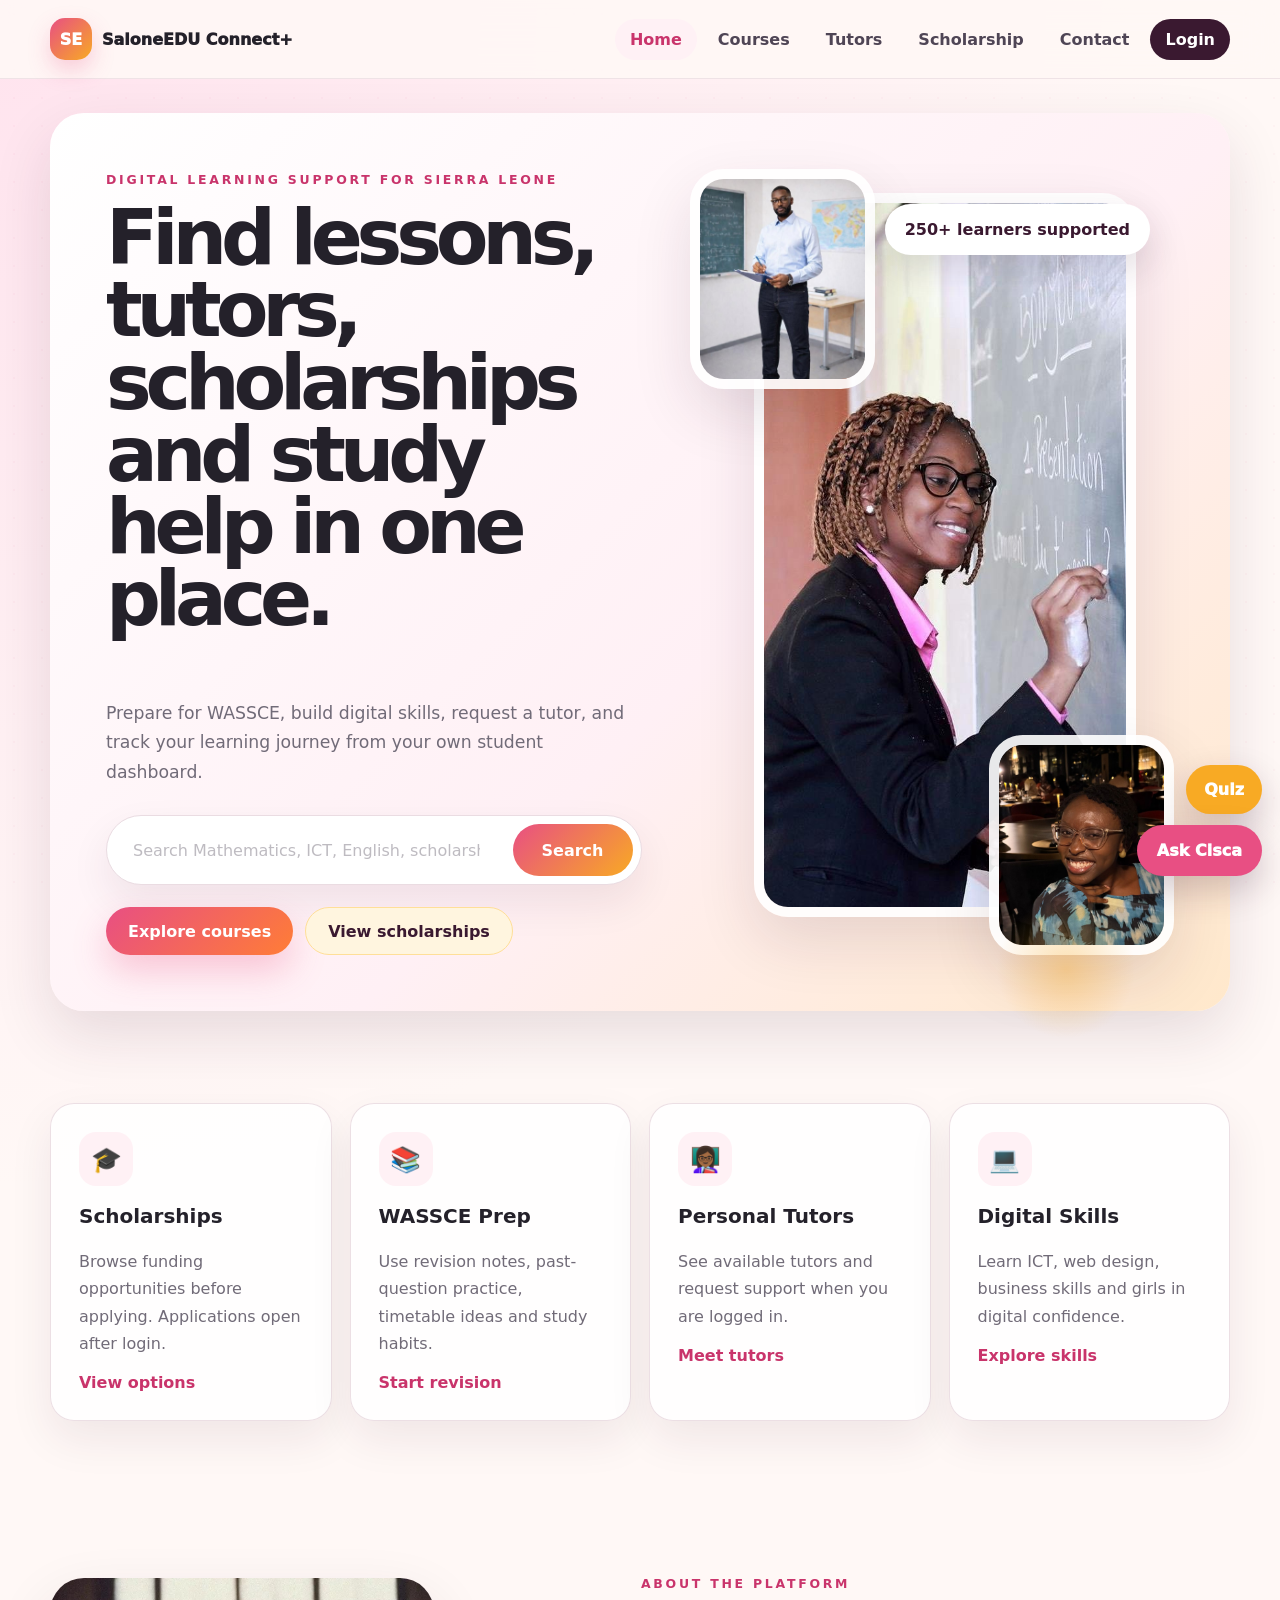
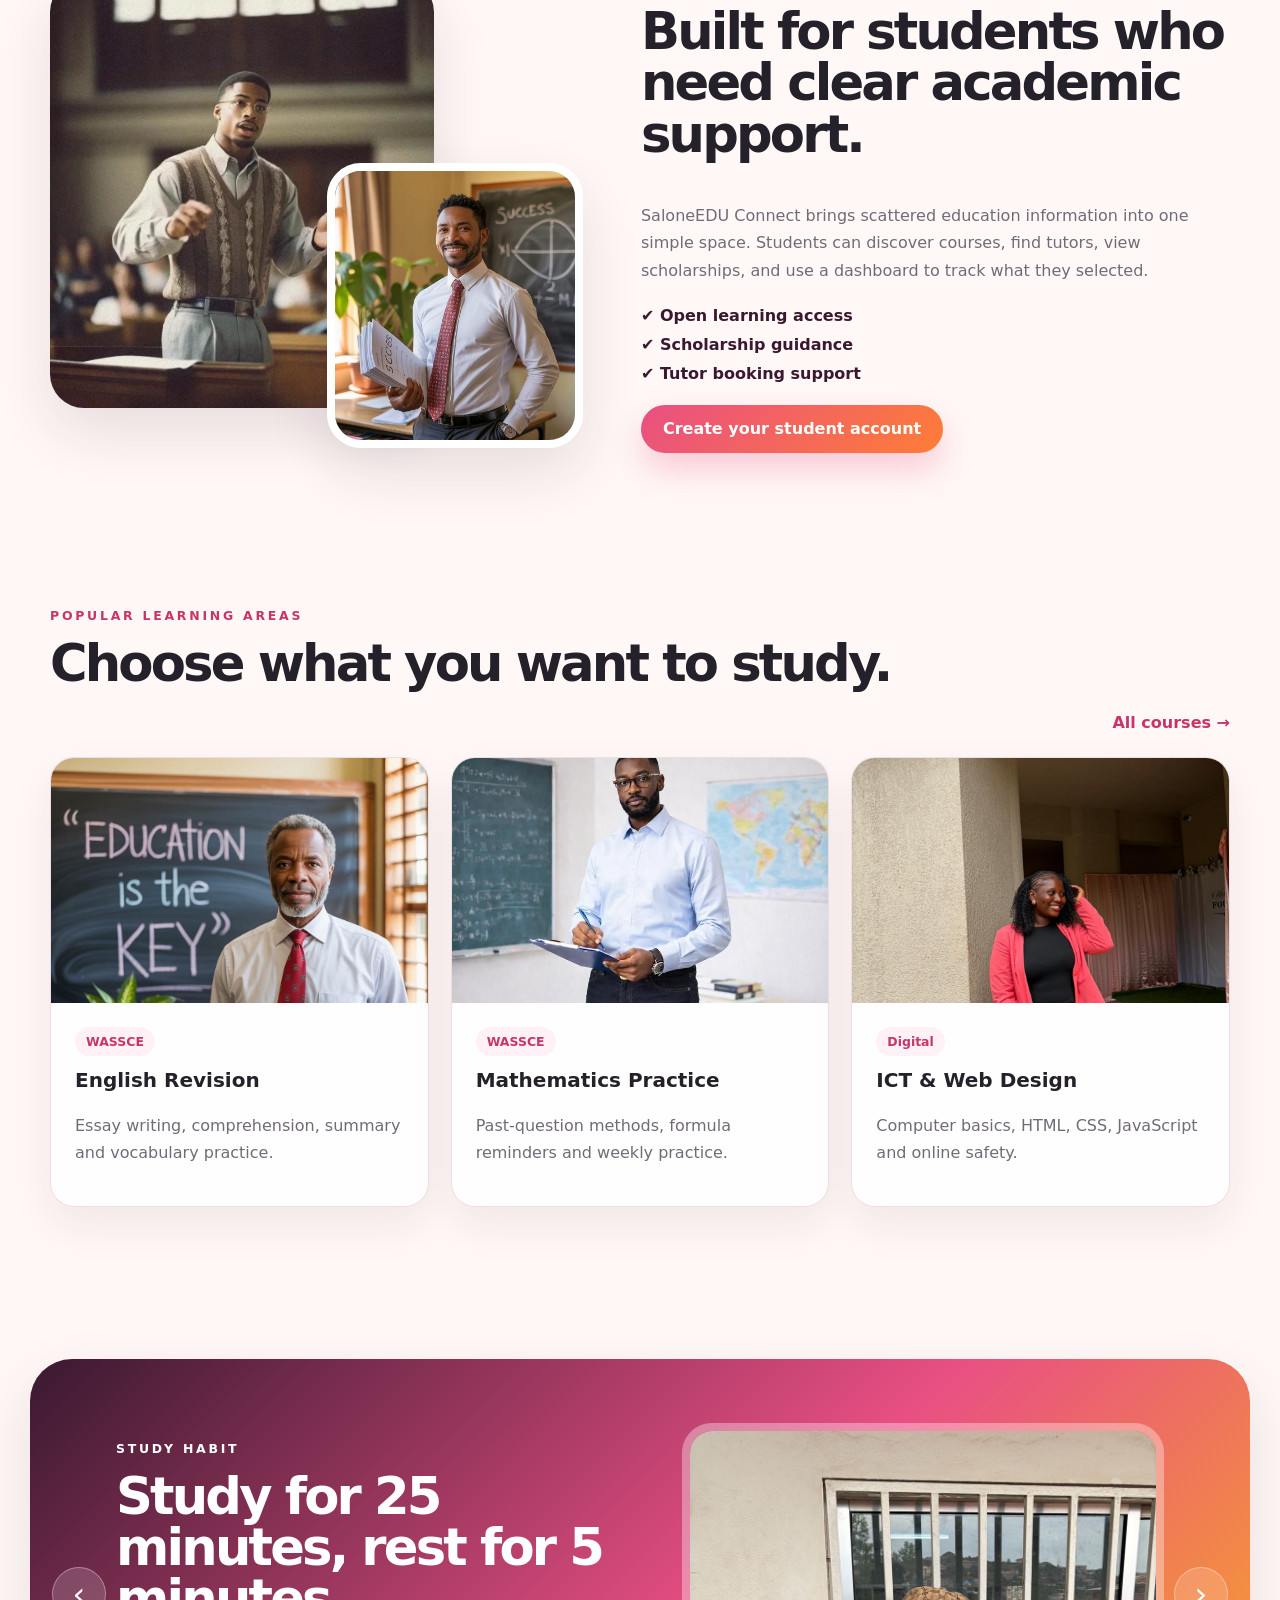
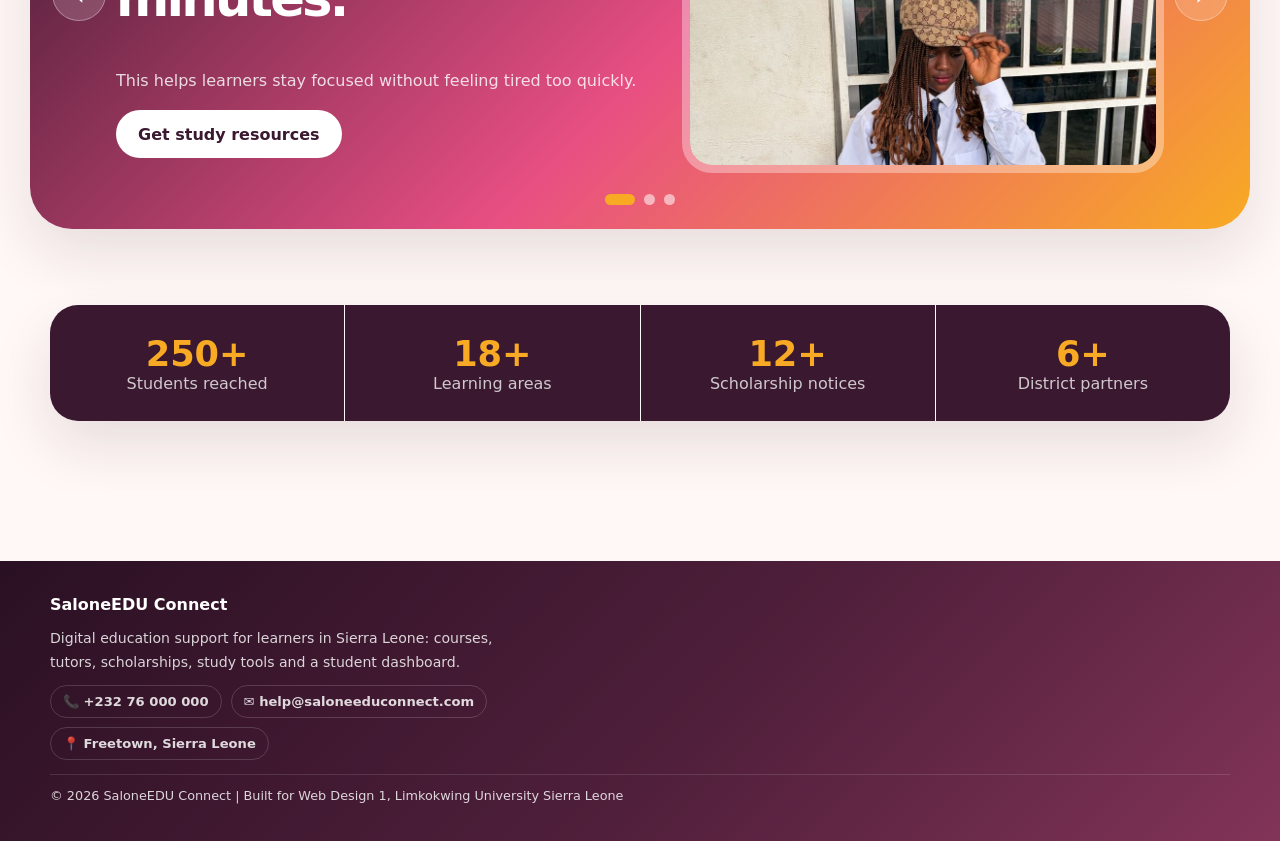
<file: index.html>
<!DOCTYPE html>
<html lang="en">
 <head>
  <meta charset="utf-8"/>
  <meta content="width=device-width, initial-scale=1.0" name="viewport"/>
  <title>
   SaloneEDU Connect | Home
  </title>
  <link href="css/style.css" rel="stylesheet"/>
 </head>
 <body data-page="home">
  <header class="site-header">
   <a aria-label="SaloneEDU Connect Home" class="brand" href="index.html">
    <span class="brand-mark">
     SE
    </span>
    <span>
     SaloneEDU Connect+
    </span>
   </a>
   <button aria-label="Open menu" class="menu-toggle">
    ☰
   </button>
   <nav aria-label="Main navigation" class="main-nav">
    <a class="active" href="index.html">
     Home
    </a>
    <a href="courses.html">
     Courses
    </a>
    <a href="tutors.html">
     Tutors
    </a>
    <a href="scholarship.html">
     Scholarship
    </a>
    <a href="contact.html">
     Contact
    </a>
    <a class="nav-pill auth-link" href="auth.html">
     Login
    </a>
    <a class="nav-pill dashboard-link" href="dashboard.html">
     Dashboard
    </a>
    <button class="nav-pill logout-link" type="button">
     Logout
    </button>
   </nav>
  </header>
  <main>
   <section class="hero-section">
    <div class="hero-content">
     <p class="eyebrow">
      Digital learning support for Sierra Leone
     </p>
     <h1>
      Find lessons, tutors, scholarships and study help in one place.
     </h1>
     <p class="hero-text">
      Prepare for WASSCE, build digital skills, request a tutor, and track your learning journey from your own student dashboard.
     </p>
     <form class="hero-search" data-search-box="">
      <input aria-label="Search courses" placeholder="Search Mathematics, ICT, English, scholarships..." type="search"/>
      <button type="submit">
       Search
      </button>
     </form>
     <div class="hero-actions">
      <a class="btn btn-primary" href="courses.html">
       Explore courses
      </a>
      <a class="btn btn-soft" href="scholarship.html">
       View scholarships
      </a>
     </div>
    </div>

    </div>
    <div class="hero-media">
     <div class="hero-photo main-photo">
      <img alt="Teacher explaining at a board" src="assets/images/teacher-female-board.jpg"/>
     </div>
     <div class="hero-photo small-photo top-card">
      <img alt="Teacher holding notes in classroom" src="assets/images/teacher-male-classroom.jpg"/>
     </div>
     <div class="hero-photo small-photo bottom-card">
      <img alt="Tutor holding tablet" src="assets/images/female-tutor-tablet.jpg"/>
     </div>
     <div class="floating-badge">
      250+ learners supported
     </div>
    </div>
   </section>
   <section class="quick-services section-pad">
    <article class="service-card">
     <span class="service-icon">
      🎓
     </span>
     <h3>
      Scholarships
     </h3>
     <p>
      Browse funding opportunities before applying. Applications open after login.
     </p>
     <a href="scholarship.html">
      View options
     </a>
    </article>
    <article class="service-card">
     <span class="service-icon">
      📚
     </span>
     <h3>
      WASSCE Prep
     </h3>
     <p>
      Use revision notes, past-question practice, timetable ideas and study habits.
     </p>
     <a href="courses.html">
      Start revision
     </a>
    </article>
    <article class="service-card">
     <span class="service-icon">
      👩🏾‍🏫
     </span>
     <h3>
      Personal Tutors
     </h3>
     <p>
      See available tutors and request support when you are logged in.
     </p>
     <a href="tutors.html">
      Meet tutors
     </a>
    </article>
    <article class="service-card">
     <span class="service-icon">
      💻
     </span>
     <h3>
      Digital Skills
     </h3>
     <p>
      Learn ICT, web design, business skills and girls in digital confidence.
     </p>
     <a href="courses.html#digital">
      Explore skills
     </a>
    </article>
   </section>
   <section class="split-section section-pad">
    <div class="image-stack">
     <img alt="Student presenting in class" class="stack-img large" src="assets/images/student-presenting.jpg"/>
     <img alt="Teacher holding success papers" class="stack-img small" src="assets/images/success-teacher.jpg"/>
    </div>
    <div class="split-content">
     <p class="eyebrow">
      About the platform
     </p>
     <h2>
      Built for students who need clear academic support.
     </h2>
     <p>
      SaloneEDU Connect brings scattered education information into one simple space. Students can discover courses, find tutors, view scholarships, and use a dashboard to track what they selected.
     </p>
     <div class="mini-list">
      <span>
       ✔ Open learning access
      </span>
      <span>
       ✔ Scholarship guidance
      </span>
      <span>
       ✔ Tutor booking support
      </span>
     </div>
     <a class="btn btn-primary" href="auth.html">
      Create your student account
     </a>
    </div>
   </section>
   <section class="course-preview section-pad" id="digital">
    <div class="section-title row-title">
     <div>
      <p class="eyebrow">
       Popular learning areas
      </p>
      <h2>
       Choose what you want to study.
      </h2>
     </div>
     <a href="courses.html">
      All courses →
     </a>
    </div>
    <div class="course-grid compact-grid">
     <article class="course-card">
      <img alt="Education key classroom" src="assets/images/education-key.jpg"/>
      <div>
       <span class="tag">
        WASSCE
       </span>
       <h3>
        English Revision
       </h3>
       <p>
        Essay writing, comprehension, summary and vocabulary practice.
       </p>
      </div>
     </article>
     <article class="course-card">
      <img alt="Math teacher in classroom" src="assets/images/teacher-male-classroom.jpg"/>
      <div>
       <span class="tag">
        WASSCE
       </span>
       <h3>
        Mathematics Practice
       </h3>
       <p>
        Past-question methods, formula reminders and weekly practice.
       </p>
      </div>
     </article>
     <article class="course-card">
      <img alt="Tutor with tablet" src="assets/images/mentor-tablet.jpg"/>
      <div>
       <span class="tag">
        Digital
       </span>
       <h3>
        ICT &amp; Web Design
       </h3>
       <p>
        Computer basics, HTML, CSS, JavaScript and online safety.
       </p>
      </div>
     </article>
    </div>
   </section>
   <section aria-label="Student support slideshow" class="learning-slider section-pad">
    <div class="slider-shell">
     <button aria-label="Previous slide" class="slider-arrow left" data-slide-prev="">
      ‹
     </button>
     <div class="slider-track" data-slider="">
      <article class="slide active">
       <div class="slide-text">
        <p class="eyebrow">
         Study habit
        </p>
        <h2>
         Study for 25 minutes, rest for 5 minutes.
        </h2>
        <p>
         This helps learners stay focused without feeling tired too quickly.
        </p>
        <a class="btn btn-light" href="courses.html">
         Get study resources
        </a>
       </div>
       <img alt="Tutor holding study folder" src="assets/images/female-tutor-folder.jpg"/>
      </article>
      <article class="slide">
       <div class="slide-text">
        <p class="eyebrow">
         Tutor support
        </p>
        <h2>
         Need someone to explain it again?
        </h2>
        <p>
         Check tutors by subject and request a session after logging in.
        </p>
        <a class="btn btn-light" href="tutors.html">
         Find a tutor
        </a>
       </div>
       <img alt="Tutor holding tablet" src="assets/images/male-tutor-tablet.jpg"/>
      </article>
      <article class="slide">
       <div class="slide-text">
        <p class="eyebrow">
         Scholarship tracking
        </p>
        <h2>
         Apply once and track your progress.
        </h2>
        <p>
         Your dashboard keeps scholarship status, pending steps and reminders in one place.
        </p>
        <a class="btn btn-light" href="scholarship.html">
         See scholarships
        </a>
       </div>
       <img alt="Teacher in class" src="assets/images/teacher-male-classroom.jpg"/>
      </article>
     </div>
     <button aria-label="Next slide" class="slider-arrow right" data-slide-next="">
      ›
     </button>
     <div class="slider-dots" data-slider-dots="">
     </div>
    </div>
   </section>
   <section class="numbers-strip">
    <div>
     <strong data-count="250">
      0
     </strong>
     <span>
      Students reached
     </span>
    </div>
    <div>
     <strong data-count="18">
      0
     </strong>
     <span>
      Learning areas
     </span>
    </div>
    <div>
     <strong data-count="12">
      0
     </strong>
     <span>
      Scholarship notices
     </span>
    </div>
    <div>
     <strong data-count="6">
      0
     </strong>
     <span>
      District partners
     </span>
    </div>
   </section>
  </main>
  <footer class="site-footer compact-footer">
   <div class="footer-main">
    <h3>
     SaloneEDU Connect
    </h3>
    <p>
     Digital education support for learners in Sierra Leone: courses, tutors, scholarships, study tools and a student dashboard.
    </p>
    <div class="footer-contact">
     <span>📞 +232 76 000 000</span>
     <span>✉️ help@saloneeduconnect.com</span>
     <span>📍 Freetown, Sierra Leone</span>
    </div>
   </div>
   

   <p class="copyright">
    © 2026 SaloneEDU Connect | Built for Web Design 1, Limkokwing University Sierra Leone
   </p>
  </footer>
  <button class="quiz-fab" data-open-quiz="">
   Quiz
  </button>
  <button class="chat-fab" data-open-chat="">
   Ask Cisca
  </button>
  <div class="modal" data-quiz-modal="">
   <div class="modal-card">
    <button class="close-modal" data-close-modal="">
     ×
    </button>
    <h2>
     Quick Quiz
    </h2>
    <p>
     Which language is mainly used to style a webpage?
    </p>
    <div class="quiz-options">
     <button data-answer="wrong">
      HTML
     </button>
     <button data-answer="correct">
      CSS
     </button>
     <button data-answer="wrong">
      Python
     </button>
    </div>
    <p class="quiz-feedback" data-quiz-feedback="">
    </p>
   </div>
  </div>
  <div class="chat-box" data-chat-box="">
   <div class="chat-head">
    <strong>
     Ask Cisca
    </strong>
    <button data-close-chat="">
     ×
    </button>
   </div>
   <p>
    Hello! I can guide you to courses, tutors, scholarships or the help desk.
   </p>
   <button onclick="location.href='courses.html'">
    Find courses
   </button>
   <button onclick="location.href='tutors.html'">
    Request tutor
   </button>
   <button onclick="location.href='scholarship.html'">
    Scholarships
   </button>
  </div>
  <div class="toast" data-toast="">
  </div>
  <script src="js/script.js">
  </script>
 </body>
</html>
</file>
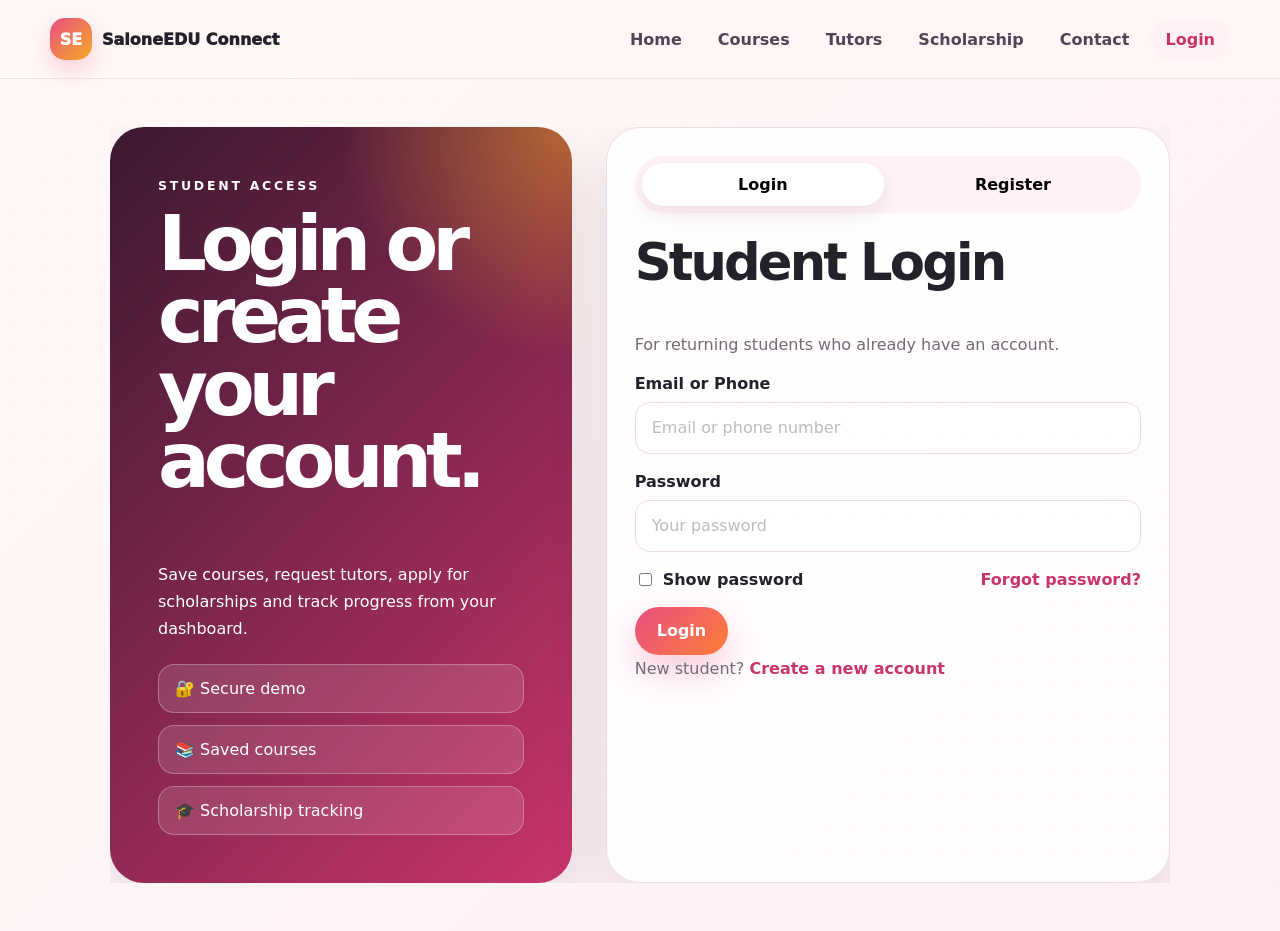
<file: apply.html>
<!DOCTYPE html>
<html lang="en">
 <head>
  <meta charset="utf-8"/>
  <meta content="width=device-width, initial-scale=1.0" name="viewport"/>
  <title>
   Apply | SaloneEDU Connect
  </title>
  <link href="css/style.css" rel="stylesheet"/>
 </head>
 <body data-page="apply" data-protected="true">
  <header class="site-header">
   <a aria-label="SaloneEDU Connect Home" class="brand" href="index.html">
    <span class="brand-mark">
     SE
    </span>
    <span>
     SaloneEDU Connect
    </span>
   </a>
   <button aria-label="Open menu" class="menu-toggle">
    ☰
   </button>
   <nav aria-label="Main navigation" class="main-nav">
    <a href="index.html">
     Home
    </a>
    <a href="courses.html">
     Courses
    </a>
    <a href="tutors.html">
     Tutors
    </a>
    <a href="scholarship.html">
     Scholarship
    </a>
    <a href="contact.html">
     Contact
    </a>
    <a class="nav-pill auth-link" href="auth.html">
     Login
    </a>
    <a class="nav-pill dashboard-link" href="dashboard.html">
     Dashboard
    </a>
    <button class="nav-pill logout-link" type="button">
     Logout
    </button>
   </nav>
  </header>
  <main>
   <section class="form-layout section-pad">
    <div class="form-intro">
     <p class="eyebrow">
      Scholarship application
     </p>
     <h1>
      Complete your application details.
     </h1>
     <p>
      Your application will be saved to your dashboard as pending after submission.
     </p>
     <div class="checklist">
      <span>
       1. Personal details
      </span>
      <span>
       2. School information
      </span>
      <span>
       3. Reason for support
      </span>
     </div>
    </div>
    <form class="form-card" data-scholarship-form="">
     <label>
      Full name
      <input placeholder="Your full name" required="" type="text"/>
     </label>
     <label>
      Phone number
      <input placeholder="076 000 000" required="" type="tel"/>
     </label>
     <label>
      District
      <select required="">
       <option value="">
        Choose district
       </option>
       <option>
        Western Area
       </option>
       <option>
        Bo
       </option>
       <option>
        Kenema
       </option>
       <option>
        Makeni
       </option>
       <option>
        Kono
       </option>
      </select>
     </label>
     <label>
      School level
      <select required="">
       <option value="">
        Choose level
       </option>
       <option>
        JSS
       </option>
       <option>
        SSS
       </option>
       <option>
        University starter
       </option>
      </select>
     </label>
     <label>
      Income category
      <select required="">
       <option value="">
        Choose category
       </option>
       <option>
        Low income
       </option>
       <option>
        Single-parent support
       </option>
       <option>
        Orphan/guardian support
       </option>
       <option>
        Other
       </option>
      </select>
     </label>
     <label>
      Why do you need this scholarship?
      <textarea placeholder="Write a short reason..." required=""></textarea>
     </label>
     <button class="btn btn-primary" type="submit">
      Submit application
     </button>
    </form>
   </section>
  </main>
  <footer class="site-footer compact-footer">
   <div class="footer-main">
    <h3>
     SaloneEDU Connect
    </h3>
    <p>
     Digital education support for learners in Sierra Leone: courses, tutors, scholarships, study tools and a student dashboard.
    </p>
    <div class="footer-contact">
     <span>📞 +232 76 000 000</span>
     <span>✉️ help@saloneeduconnect.com</span>
     <span>📍 Freetown, Sierra Leone</span>
    </div>
   </div>
   <p class="copyright">
    © 2026 SaloneEDU Connect | Built for Web Design 1, Limkokwing University Sierra Leone
   </p>
  </footer>
  <div class="toast" data-toast="">
  </div>
  <script src="js/script.js">
  </script>
 </body>
</html>
</file>
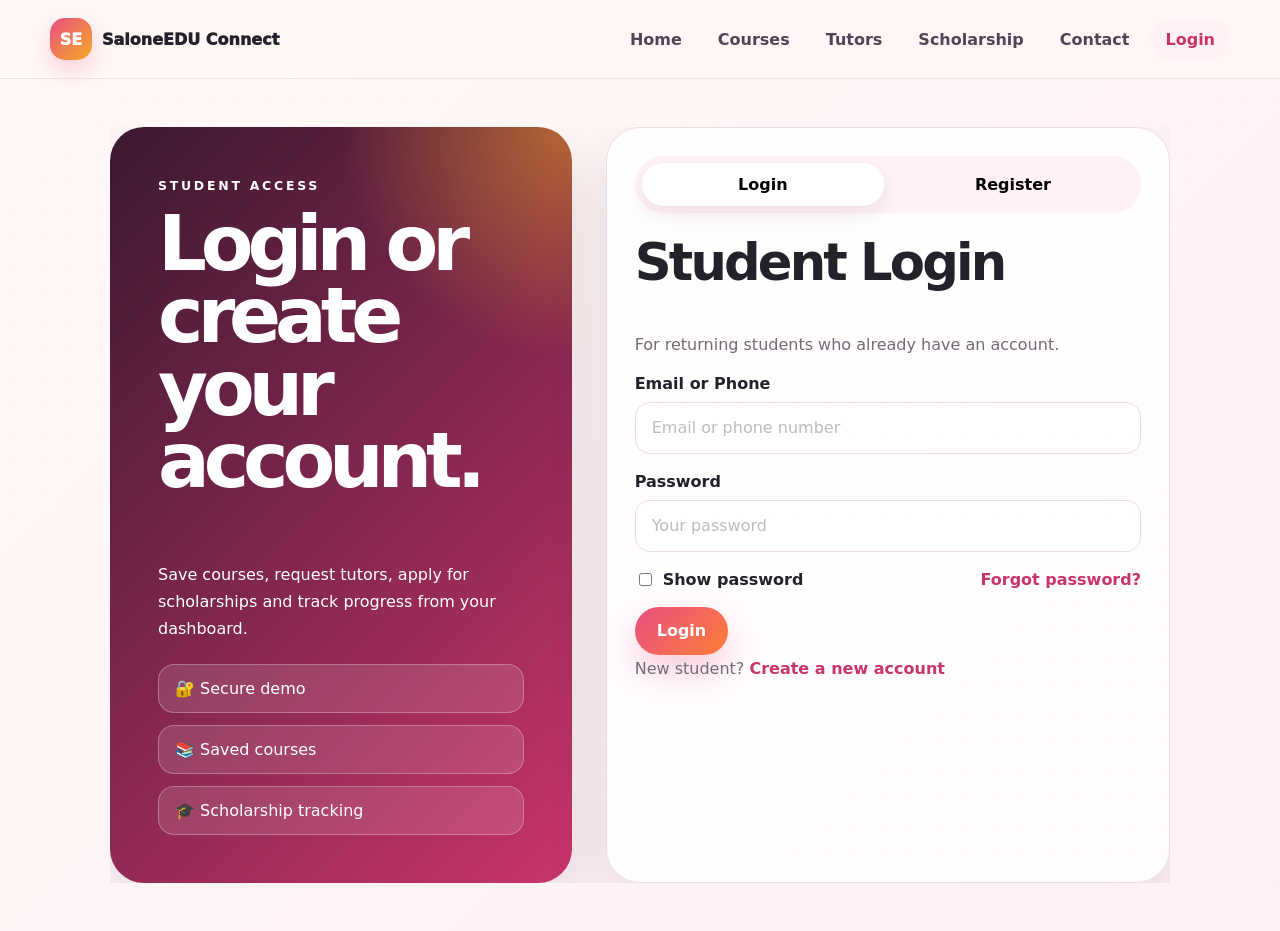
<file: auth.html>
<!DOCTYPE html>
<html lang="en">
 <head>
  <meta charset="utf-8"/>
  <meta content="width=device-width, initial-scale=1.0" name="viewport"/>
  <title>
   Login or Register | SaloneEDU Connect
  </title>
  <link href="css/style.css" rel="stylesheet"/>
 </head>
 <body class="auth-body" data-page="auth">
  <header class="site-header auth-header">
   <a aria-label="SaloneEDU Connect Home" class="brand" href="index.html">
    <span class="brand-mark">
     SE
    </span>
    <span>
     SaloneEDU Connect
    </span>
   </a>
   <nav aria-label="Main navigation" class="main-nav always-row">
    <a href="index.html">
     Home
    </a>
    <a href="courses.html">
     Courses
    </a>
    <a href="tutors.html">
     Tutors
    </a>
    <a href="scholarship.html">
     Scholarship
    </a>
    <a href="contact.html">
     Contact
    </a>
    <a class="nav-pill auth-link active" href="auth.html">
     Login
    </a>
    <a class="nav-pill dashboard-link" href="dashboard.html">
     Dashboard
    </a>
    <button class="nav-pill logout-link" type="button">
     Logout
    </button>
   </nav>
  </header>
  <main class="auth-main">
   <section class="auth-visual">
    <p class="eyebrow">
     Student access
    </p>
    <h1>
     Login or create your account.
    </h1>
    <p>
     Save courses, request tutors, apply for scholarships and track progress from your dashboard.
    </p>
    <div class="auth-points">
     <span>
      🔐 Secure demo
     </span>
     <span>
      📚 Saved courses
     </span>
     <span>
      🎓 Scholarship tracking
     </span>
    </div>
   </section>
   <section class="auth-panel">
    <div class="auth-tabs">
     <button class="active" data-auth-tab="login">
      Login
     </button>
     <button data-auth-tab="register">
      Register
     </button>
    </div>
    <form class="auth-form active" data-login-form="">
     <h2>
      Student Login
     </h2>
     <p>
      For returning students who already have an account.
     </p>
     <label>
      Email or Phone
      <input placeholder="Email or phone number" required="" type="text"/>
     </label>
     <label>
      Password
      <input data-password-field="" placeholder="Your password" required="" type="password"/>
     </label>
     <div class="form-row">
      <label class="check">
       <input data-show-password="" type="checkbox"/>
       Show password
      </label>
      <a data-forgot-password="" href="#">
       Forgot password?
      </a>
     </div>
     <button class="btn btn-primary" type="submit">
      Login
     </button>
     <p class="switch-note">
      New student?
      <a data-switch-register="" href="#">
       Create a new account
      </a>
     </p>
    </form>
    <form class="auth-form" data-register-form="">
     <h2>
      Create Account
     </h2>
     <p>
      Register so your courses, tutors and scholarships can be saved.
     </p>
     <div class="two-col">
      <label>
       Full name
       <input placeholder="Your full name" required="" type="text"/>
      </label>
      <label>
       Phone
       <input placeholder="076 000 000" required="" type="tel"/>
      </label>
     </div>
     <label>
      Email
      <input placeholder="student@email.com" required="" type="email"/>
     </label>
     <div class="two-col">
      <label>
       School
       <input placeholder="School or institution" required="" type="text"/>
      </label>
      <label>
       District
       <input placeholder="Your district" required="" type="text"/>
      </label>
     </div>
     <label>
      Password
      <input data-password-field="" minlength="6" placeholder="Create password" required="" type="password"/>
     </label>
     <small data-strength-text="">
      Password strength: none
     </small>
     <label class="check">
      <input data-show-password="" type="checkbox"/>
      Show password
     </label>
     <button class="btn btn-primary" type="submit">
      Register
     </button>
    </form>
   </section>
  </main>
  <div class="toast" data-toast="">
  </div>
  <script src="js/script.js">
  </script>
 </body>
</html>
</file>
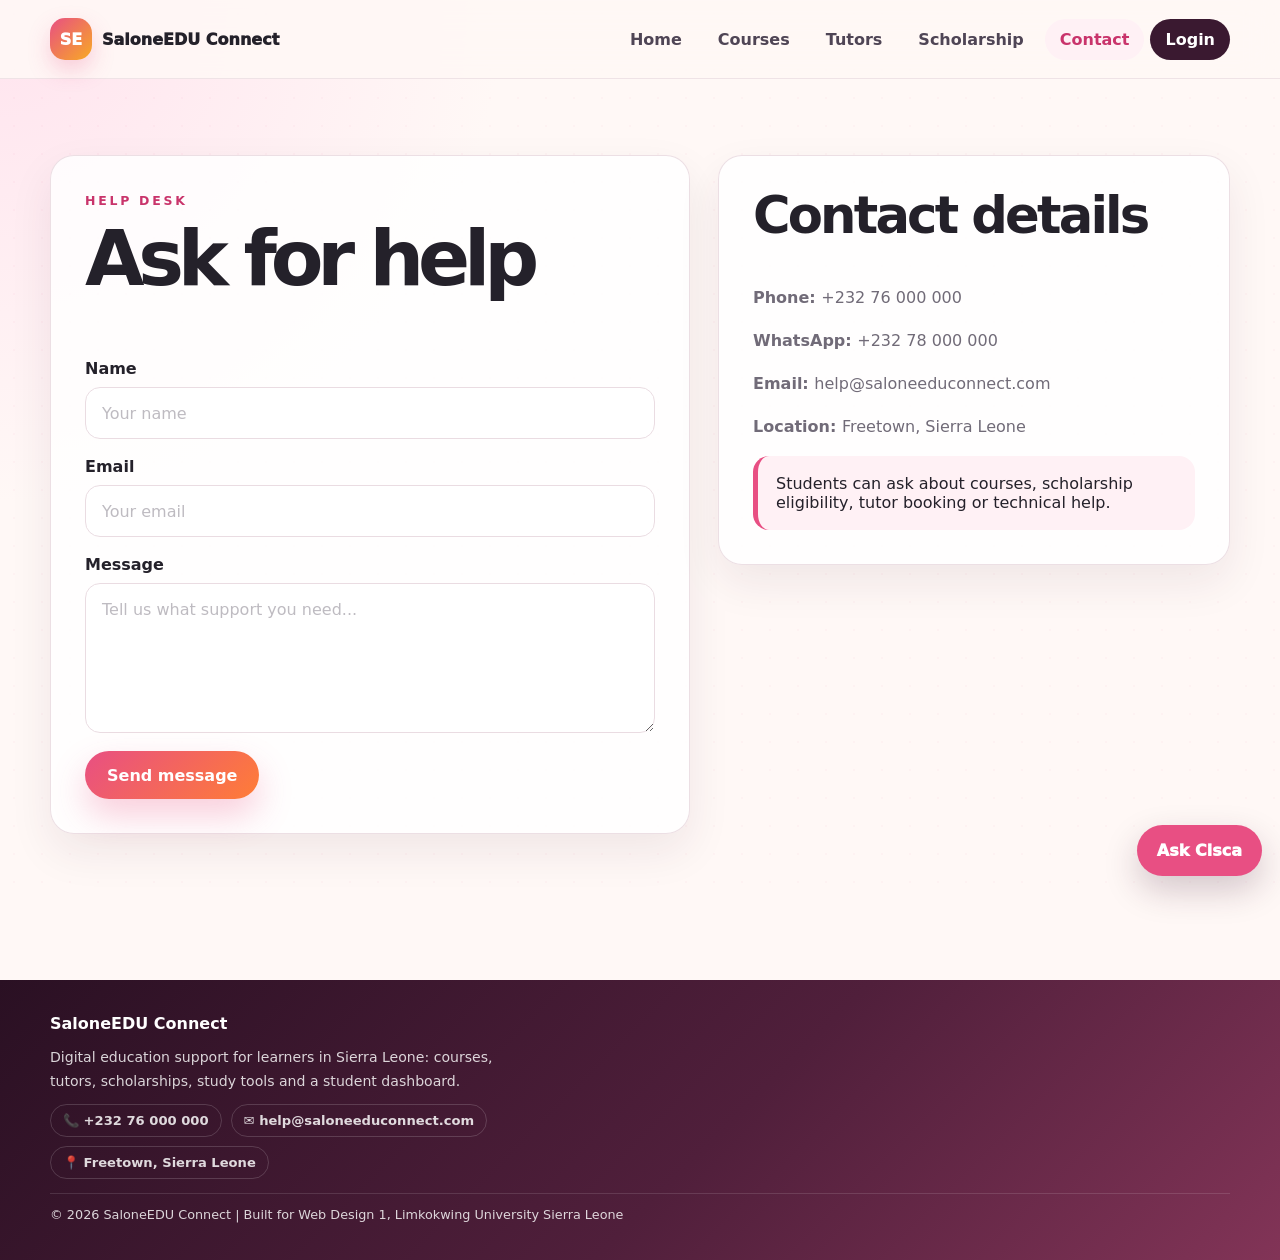
<file: contact.html>
<!DOCTYPE html>
<html lang="en">
 <head>
  <meta charset="utf-8"/>
  <meta content="width=device-width, initial-scale=1.0" name="viewport"/>
  <title>
   Contact | SaloneEDU Connect
  </title>
  <link href="css/style.css" rel="stylesheet"/>
 </head>
 <body data-page="contact">
  <header class="site-header">
   <a aria-label="SaloneEDU Connect Home" class="brand" href="index.html">
    <span class="brand-mark">
     SE
    </span>
    <span>
     SaloneEDU Connect
    </span>
   </a>
   <button aria-label="Open menu" class="menu-toggle">
    ☰
   </button>
   <nav aria-label="Main navigation" class="main-nav">
    <a href="index.html">
     Home
    </a>
    <a href="courses.html">
     Courses
    </a>
    <a href="tutors.html">
     Tutors
    </a>
    <a href="scholarship.html">
     Scholarship
    </a>
    <a class="active" href="contact.html">
     Contact
    </a>
    <a class="nav-pill auth-link" href="auth.html">
     Login
    </a>
    <a class="nav-pill dashboard-link" href="dashboard.html">
     Dashboard
    </a>
    <button class="nav-pill logout-link" type="button">
     Logout
    </button>
   </nav>
  </header>
  <main>
   <section class="contact-layout section-pad">
    <form class="form-card" data-contact-form="">
     <p class="eyebrow">
      Help desk
     </p>
     <h1>
      Ask for help
     </h1>
     <label>
      Name
      <input placeholder="Your name" required="" type="text"/>
     </label>
     <label>
      Email
      <input placeholder="Your email" required="" type="email"/>
     </label>
     <label>
      Message
      <textarea placeholder="Tell us what support you need..." required=""></textarea>
     </label>
     <button class="btn btn-primary" type="submit">
      Send message
     </button>
    </form>
    <aside class="contact-card">
     <h2>
      Contact details
     </h2>
     <p>
      <strong>
       Phone:
      </strong>
      +232 76 000 000
     </p>
     <p>
      <strong>
       WhatsApp:
      </strong>
      +232 78 000 000
     </p>
     <p>
      <strong>
       Email:
      </strong>
      help@saloneeduconnect.com
     </p>
     <p>
      <strong>
       Location:
      </strong>
      Freetown, Sierra Leone
     </p>
     <div class="contact-note">
      Students can ask about courses, scholarship eligibility, tutor booking or technical help.
     </div>
    </aside>
   </section>
  </main>
  <footer class="site-footer compact-footer">
   <div class="footer-main">
    <h3>
     SaloneEDU Connect
    </h3>
    <p>
     Digital education support for learners in Sierra Leone: courses, tutors, scholarships, study tools and a student dashboard.
    </p>
    <div class="footer-contact">
     <span>📞 +232 76 000 000</span>
     <span>✉️ help@saloneeduconnect.com</span>
     <span>📍 Freetown, Sierra Leone</span>
    </div>
   </div>
   
   <p class="copyright">
    © 2026 SaloneEDU Connect | Built for Web Design 1, Limkokwing University Sierra Leone
   </p>
  </footer>
  <button class="chat-fab" data-open-chat="">
   Ask Cisca
  </button>
  <div class="chat-box" data-chat-box="">
   <div class="chat-head">
    <strong>
     Ask Cisca
    </strong>
    <button data-close-chat="">
     ×
    </button>
   </div>
   <p>
    For quick help, send a message or use the WhatsApp contact.
   </p>
  </div>
  <div class="toast" data-toast="">
  </div>
  <script src="js/script.js">
  </script>
 </body>
</html>
</file>
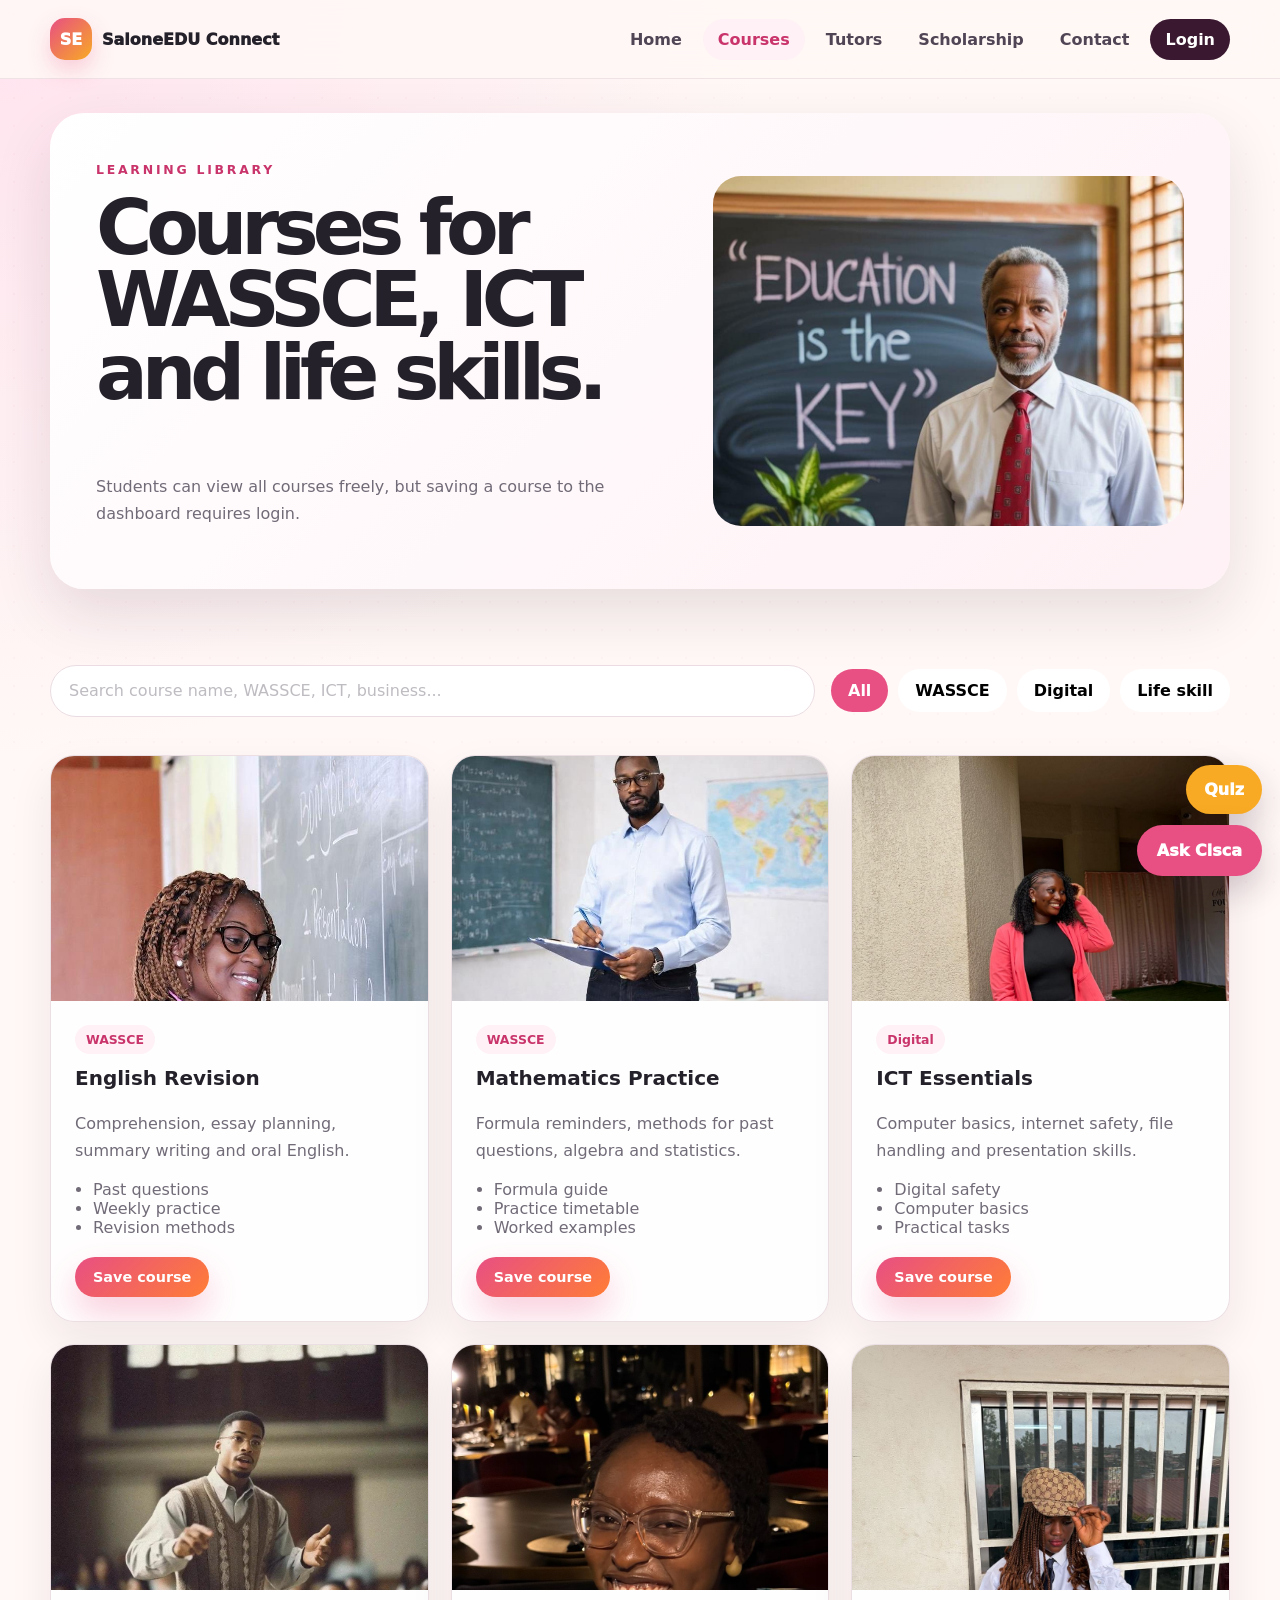
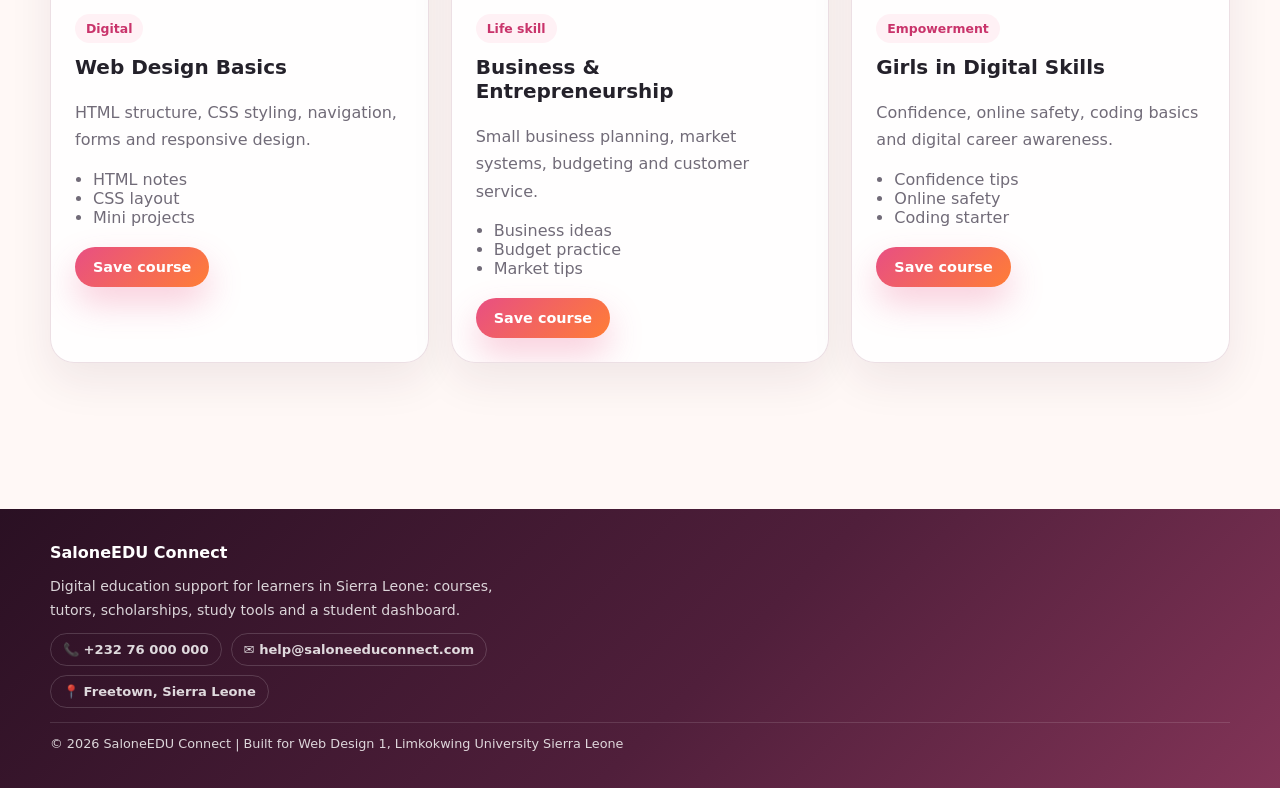
<file: courses.html>
<!DOCTYPE html>
<html lang="en">
 <head>
  <meta charset="utf-8"/>
  <meta content="width=device-width, initial-scale=1.0" name="viewport"/>
  <title>
   Courses | SaloneEDU Connect
  </title>
  <link href="css/style.css" rel="stylesheet"/>
 </head>
 <body data-page="courses">
  <header class="site-header">
   <a aria-label="SaloneEDU Connect Home" class="brand" href="index.html">
    <span class="brand-mark">
     SE
    </span>
    <span>
     SaloneEDU Connect
    </span>
   </a>
   <button aria-label="Open menu" class="menu-toggle">
    ☰
   </button>
   <nav aria-label="Main navigation" class="main-nav">
    <a href="index.html">
     Home
    </a>
    <a class="active" href="courses.html">
     Courses
    </a>
    <a href="tutors.html">
     Tutors
    </a>
    <a href="scholarship.html">
     Scholarship
    </a>
    <a href="contact.html">
     Contact
    </a>
    <a class="nav-pill auth-link" href="auth.html">
     Login
    </a>
    <a class="nav-pill dashboard-link" href="dashboard.html">
     Dashboard
    </a>
    <button class="nav-pill logout-link" type="button">
     Logout
    </button>
   </nav>
  </header>
  <main>
   <section class="page-hero soft-hero">
    <div>
     <p class="eyebrow">
      Learning library
     </p>
     <h1>
      Courses for WASSCE, ICT and life skills.
     </h1>
     <p>
      Students can view all courses freely, but saving a course to the dashboard requires login.
     </p>
    </div>
    <img alt="Education classroom" src="assets/images/education-key.jpg"/>
   </section>
   <section class="filter-bar section-pad small-pad">
    <input data-course-filter="" placeholder="Search course name, WASSCE, ICT, business..." type="search"/>
    <div class="filter-chips">
     <button class="active" data-filter="all">
      All
     </button>
     <button data-filter="wassce">
      WASSCE
     </button>
     <button data-filter="digital">
      Digital
     </button>
     <button data-filter="life">
      Life skill
     </button>
    </div>
   </section>
   <section class="course-grid section-pad topless" data-course-list="">
    <article class="course-card action-card" data-category="wassce" data-title="English Revision">
     <img alt="English tutor" src="assets/images/teacher-female-board.jpg"/>
     <div>
      <span class="tag">
       WASSCE
      </span>
      <h3>
       English Revision
      </h3>
      <p>
       Comprehension, essay planning, summary writing and oral English.
      </p>
      <ul class="resource-list">
       <li>
        Past questions
       </li>
       <li>
        Weekly practice
       </li>
       <li>
        Revision methods
       </li>
      </ul>
      <button class="btn btn-primary small-btn" data-save-course="English Revision">
       Save course
      </button>
     </div>
    </article>
    <article class="course-card action-card" data-category="wassce" data-title="Mathematics Practice">
     <img alt="Mathematics tutor" src="assets/images/teacher-male-classroom.jpg"/>
     <div>
      <span class="tag">
       WASSCE
      </span>
      <h3>
       Mathematics Practice
      </h3>
      <p>
       Formula reminders, methods for past questions, algebra and statistics.
      </p>
      <ul class="resource-list">
       <li>
        Formula guide
       </li>
       <li>
        Practice timetable
       </li>
       <li>
        Worked examples
       </li>
      </ul>
      <button class="btn btn-primary small-btn" data-save-course="Mathematics Practice">
       Save course
      </button>
     </div>
    </article>
    <article class="course-card action-card" data-category="digital" data-title="ICT Essentials">
     <img alt="ICT tutor" src="assets/images/mentor-tablet.jpg"/>
     <div>
      <span class="tag">
       Digital
      </span>
      <h3>
       ICT Essentials
      </h3>
      <p>
       Computer basics, internet safety, file handling and presentation skills.
      </p>
      <ul class="resource-list">
       <li>
        Digital safety
       </li>
       <li>
        Computer basics
       </li>
       <li>
        Practical tasks
       </li>
      </ul>
      <button class="btn btn-primary small-btn" data-save-course="ICT Essentials">
       Save course
      </button>
     </div>
    </article>
    <article class="course-card action-card" data-category="digital" data-title="Web Design Basics">
     <img alt="Web design presentation" src="assets/images/student-presenting.jpg"/>
     <div>
      <span class="tag">
       Digital
      </span>
      <h3>
       Web Design Basics
      </h3>
      <p>
       HTML structure, CSS styling, navigation, forms and responsive design.
      </p>
      <ul class="resource-list">
       <li>
        HTML notes
       </li>
       <li>
        CSS layout
       </li>
       <li>
        Mini projects
       </li>
      </ul>
      <button class="btn btn-primary small-btn" data-save-course="Web Design Basics">
       Save course
      </button>
     </div>
    </article>
    <article class="course-card action-card" data-category="life" data-title="Business &amp; Entrepreneurship">
     <img alt="Business tutor" src="assets/images/female-tutor-tablet.jpg"/>
     <div>
      <span class="tag">
       Life skill
      </span>
      <h3>
       Business &amp; Entrepreneurship
      </h3>
      <p>
       Small business planning, market systems, budgeting and customer service.
      </p>
      <ul class="resource-list">
       <li>
        Business ideas
       </li>
       <li>
        Budget practice
       </li>
       <li>
        Market tips
       </li>
      </ul>
      <button class="btn btn-primary small-btn" data-save-course="Business &amp; Entrepreneurship">
       Save course
      </button>
     </div>
    </article>
    <article class="course-card action-card" data-category="digital" data-title="Girls in Digital Skills">
     <img alt="Female digital tutor" src="assets/images/female-tutor-folder.jpg"/>
     <div>
      <span class="tag">
       Empowerment
      </span>
      <h3>
       Girls in Digital Skills
      </h3>
      <p>
       Confidence, online safety, coding basics and digital career awareness.
      </p>
      <ul class="resource-list">
       <li>
        Confidence tips
       </li>
       <li>
        Online safety
       </li>
       <li>
        Coding starter
       </li>
      </ul>
      <button class="btn btn-primary small-btn" data-save-course="Girls in Digital Skills">
       Save course
      </button>
     </div>
    </article>
   </section>
  </main>
  <footer class="site-footer compact-footer">
   <div class="footer-main">
    <h3>
     SaloneEDU Connect
    </h3>
    <p>
     Digital education support for learners in Sierra Leone: courses, tutors, scholarships, study tools and a student dashboard.
    </p>
    <div class="footer-contact">
     <span>📞 +232 76 000 000</span>
     <span>✉️ help@saloneeduconnect.com</span>
     <span>📍 Freetown, Sierra Leone</span>
    </div>
   </div>

   <p class="copyright">
    © 2026 SaloneEDU Connect | Built for Web Design 1, Limkokwing University Sierra Leone
   </p>
  </footer>
  <button class="quiz-fab" data-open-quiz="">
   Quiz
  </button>
  <button class="chat-fab" data-open-chat="">
   Ask Cisca
  </button>
  <div class="chat-box" data-chat-box="">
   <div class="chat-head">
    <strong>
     Ask Cisca
    </strong>
    <button data-close-chat="">
     ×
    </button>
   </div>
   <p>
    Need help choosing a course? Start with WASSCE prep or ICT skills.
   </p>
   <button onclick="location.href='auth.html'">
    Login first
   </button>
  </div>
  <div class="toast" data-toast="">
  </div>
  <script src="js/script.js">
  </script>
 </body>
</html>
</file>
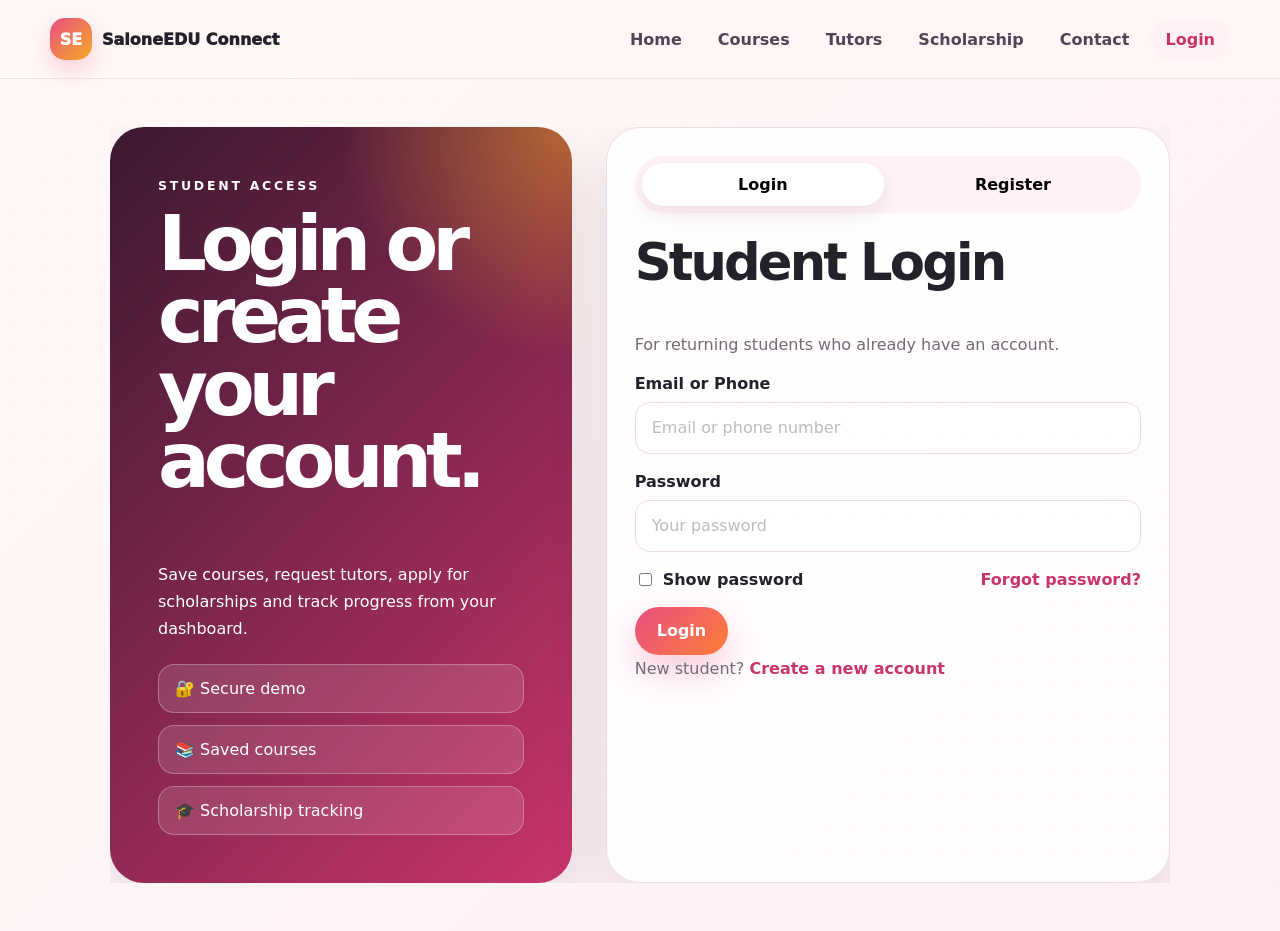
<file: dashboard.html>
<!DOCTYPE html>
<html lang="en">
 <head>
  <meta charset="utf-8"/>
  <meta content="width=device-width, initial-scale=1.0" name="viewport"/>
  <title>
   Dashboard | SaloneEDU Connect
  </title>
  <link href="css/style.css" rel="stylesheet"/>
 </head>
 <body data-page="dashboard" data-protected="true">
  <header class="site-header">
   <a aria-label="SaloneEDU Connect Home" class="brand" href="index.html">
    <span class="brand-mark">
     SE
    </span>
    <span>
     SaloneEDU Connect
    </span>
   </a>
   <button aria-label="Open menu" class="menu-toggle">
    ☰
   </button>
   <nav aria-label="Main navigation" class="main-nav">
    <a href="index.html">
     Home
    </a>
    <a href="courses.html">
     Courses
    </a>
    <a href="tutors.html">
     Tutors
    </a>
    <a href="scholarship.html">
     Scholarship
    </a>
    <a href="contact.html">
     Contact
    </a>
    <a class="nav-pill auth-link" href="auth.html">
     Login
    </a>
    <a class="nav-pill dashboard-link" href="dashboard.html">
     Dashboard
    </a>
    <button class="nav-pill logout-link" type="button">
     Logout
    </button>
   </nav>
  </header>
  <main>
   <section class="dashboard-hero">
    <div>
     <p class="eyebrow">
      Student dashboard
     </p>
     <h1>
      Hello,
      <span data-student-name="">
       student
      </span>
      .
     </h1>
     <p>
      This personal page shows saved courses, tutor requests, scholarship progress and study reminders.
     </p>
    </div>
    <div class="progress-ring">
     <strong>
      72%
     </strong>
     <span>
      Profile ready
     </span>
    </div>
   </section>
   <section class="dashboard-grid section-pad">
    <article class="dash-card">
     <h3>
      Saved courses
     </h3>
     <ul data-saved-courses="">
      <li>
       No course saved yet.
      </li>
     </ul>
     <a href="courses.html">
      Add courses →
     </a>
    </article>
    <article class="dash-card">
     <h3>
      Tutor requests
     </h3>
     <ul data-tutor-requests="">
      <li>
       No tutor request yet.
      </li>
     </ul>
     <a href="tutors.html">
      Request tutor →
     </a>
    </article>
    <article class="dash-card">
     <h3>
      Scholarship status
     </h3>
     <ul data-scholarship-status="">
      <li>
       No scholarship application yet.
      </li>
     </ul>
     <a href="scholarship.html">
      Apply →
     </a>
    </article>
    <article class="dash-card highlight">
     <h3>
      Getting ready tips
     </h3>
     <p data-daily-tip="">
      Choose two subjects and study them before opening social media.
     </p>
     <button class="btn btn-soft small-btn" data-new-tip="">
      New tip
     </button>
    </article>
    <article class="dash-card wide">
     <h3>
      Weekly study timetable
     </h3>
     <div class="timetable">
      <span>
       Mon: English
      </span>
      <span>
       Tue: Mathematics
      </span>
      <span>
       Wed: ICT
      </span>
      <span>
       Thu: Past Questions
      </span>
      <span>
       Fri: Tutor Review
      </span>
     </div>
    </article>
    <article class="dash-card">
     <h3>
      Replies
     </h3>
     <p>
      <strong>
       2 tutor replies
      </strong>
      are waiting for confirmation.
     </p>
     <p>
      <strong>
       1 scholarship
      </strong>
      is still pending review.
     </p>
    </article>
   </section>
  </main>
  <footer class="site-footer compact-footer">
   <div class="footer-main">
    <h3>
     SaloneEDU Connect
    </h3>
    <p>
     Digital education support for learners in Sierra Leone: courses, tutors, scholarships, study tools and a student dashboard.
    </p>
    <div class="footer-contact">
     <span>📞 +232 76 000 000</span>
     <span>✉️ help@saloneeduconnect.com</span>
     <span>📍 Freetown, Sierra Leone</span>
    </div>
   </div>
  
   <p class="copyright">
    © 2026 SaloneEDU Connect | Built for Web Design 1, Limkokwing University Sierra Leone
   </p>
  </footer>
  <button class="chat-fab" data-open-chat="">
   Ask Cisca
  </button>
  <div class="chat-box" data-chat-box="">
   <div class="chat-head">
    <strong>
     Ask Cisca
    </strong>
    <button data-close-chat="">
     ×
    </button>
   </div>
   <p>
    Use your dashboard to track your learning. Try saving one course and requesting one tutor.
   </p>
  </div>
  <div class="toast" data-toast="">
  </div>
  <script src="js/script.js">
  </script>
 </body>
</html>
</file>
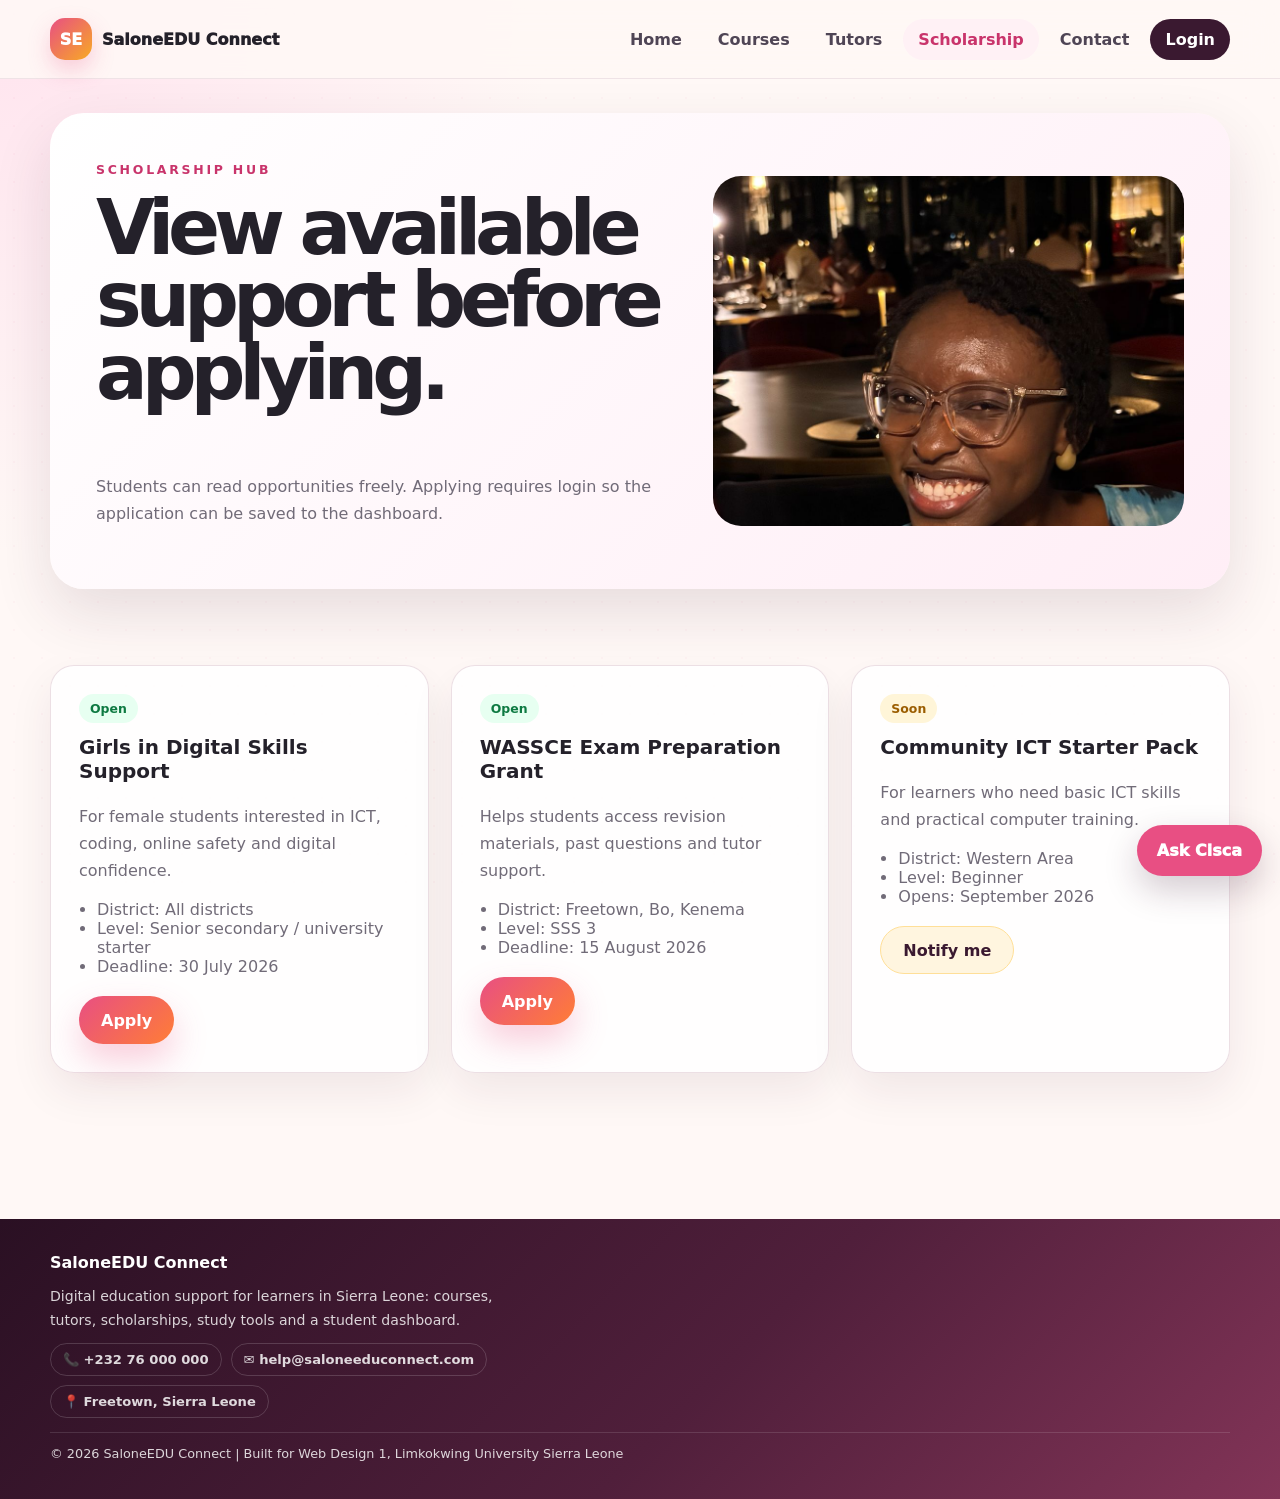
<file: scholarship.html>
<!DOCTYPE html>
<html lang="en">
 <head>
  <meta charset="utf-8"/>
  <meta content="width=device-width, initial-scale=1.0" name="viewport"/>
  <title>
   Scholarships | SaloneEDU Connect
  </title>
  <link href="css/style.css" rel="stylesheet"/>
 </head>
 <body data-page="scholarship">
  <header class="site-header">
   <a aria-label="SaloneEDU Connect Home" class="brand" href="index.html">
    <span class="brand-mark">
     SE
    </span>
    <span>
     SaloneEDU Connect
    </span>
   </a>
   <button aria-label="Open menu" class="menu-toggle">
    ☰
   </button>
   <nav aria-label="Main navigation" class="main-nav">
    <a href="index.html">
     Home
    </a>
    <a href="courses.html">
     Courses
    </a>
    <a href="tutors.html">
     Tutors
    </a>
    <a class="active" href="scholarship.html">
     Scholarship
    </a>
    <a href="contact.html">
     Contact
    </a>
    <a class="nav-pill auth-link" href="auth.html">
     Login
    </a>
    <a class="nav-pill dashboard-link" href="dashboard.html">
     Dashboard
    </a>
    <button class="nav-pill logout-link" type="button">
     Logout
    </button>
   </nav>
  </header>
  <main>
   <section class="page-hero scholarship-hero">
    <div>
     <p class="eyebrow">
      Scholarship hub
     </p>
     <h1>
      View available support before applying.
     </h1>
     <p>
      Students can read opportunities freely. Applying requires login so the application can be saved to the dashboard.
     </p>
    </div>
    <img alt="Student scholarship support" src="assets/images/female-tutor-tablet.jpg"/>
   </section>
   <section class="scholarship-grid section-pad">
    <article class="scholarship-card">
     <span class="status open">
      Open
     </span>
     <h3>
      Girls in Digital Skills Support
     </h3>
     <p>
      For female students interested in ICT, coding, online safety and digital confidence.
     </p>
     <ul>
      <li>
       District: All districts
      </li>
      <li>
       Level: Senior secondary / university starter
      </li>
      <li>
       Deadline: 30 July 2026
      </li>
     </ul>
     <button class="btn btn-primary" data-apply-scholarship="Girls in Digital Skills Support">
      Apply
     </button>
    </article>
    <article class="scholarship-card">
     <span class="status open">
      Open
     </span>
     <h3>
      WASSCE Exam Preparation Grant
     </h3>
     <p>
      Helps students access revision materials, past questions and tutor support.
     </p>
     <ul>
      <li>
       District: Freetown, Bo, Kenema
      </li>
      <li>
       Level: SSS 3
      </li>
      <li>
       Deadline: 15 August 2026
      </li>
     </ul>
     <button class="btn btn-primary" data-apply-scholarship="WASSCE Exam Preparation Grant">
      Apply
     </button>
    </article>
    <article class="scholarship-card">
     <span class="status soon">
      Soon
     </span>
     <h3>
      Community ICT Starter Pack
     </h3>
     <p>
      For learners who need basic ICT skills and practical computer training.
     </p>
     <ul>
      <li>
       District: Western Area
      </li>
      <li>
       Level: Beginner
      </li>
      <li>
       Opens: September 2026
      </li>
     </ul>
     <button class="btn btn-soft" data-apply-scholarship="Community ICT Starter Pack">
      Notify me
     </button>
    </article>
   </section>
  </main>
  <footer class="site-footer compact-footer">
   <div class="footer-main">
    <h3>
     SaloneEDU Connect
    </h3>
    <p>
     Digital education support for learners in Sierra Leone: courses, tutors, scholarships, study tools and a student dashboard.
    </p>
    <div class="footer-contact">
     <span>📞 +232 76 000 000</span>
     <span>✉️ help@saloneeduconnect.com</span>
     <span>📍 Freetown, Sierra Leone</span>
    </div>
   </div>
  
   <p class="copyright">
    © 2026 SaloneEDU Connect | Built for Web Design 1, Limkokwing University Sierra Leone
   </p>
  </footer>
  <button class="chat-fab" data-open-chat="">
   Ask Cisca
  </button>
  <div class="chat-box" data-chat-box="">
   <div class="chat-head">
    <strong>
     Ask Cisca
    </strong>
    <button data-close-chat="">
     ×
    </button>
   </div>
   <p>
    Click apply, then login so your scholarship status appears in your dashboard.
   </p>
   <button onclick="location.href='auth.html'">
    Login / Register
   </button>
  </div>
  <div class="toast" data-toast="">
  </div>
  <script src="js/script.js">
  </script>
 </body>
</html>
</file>
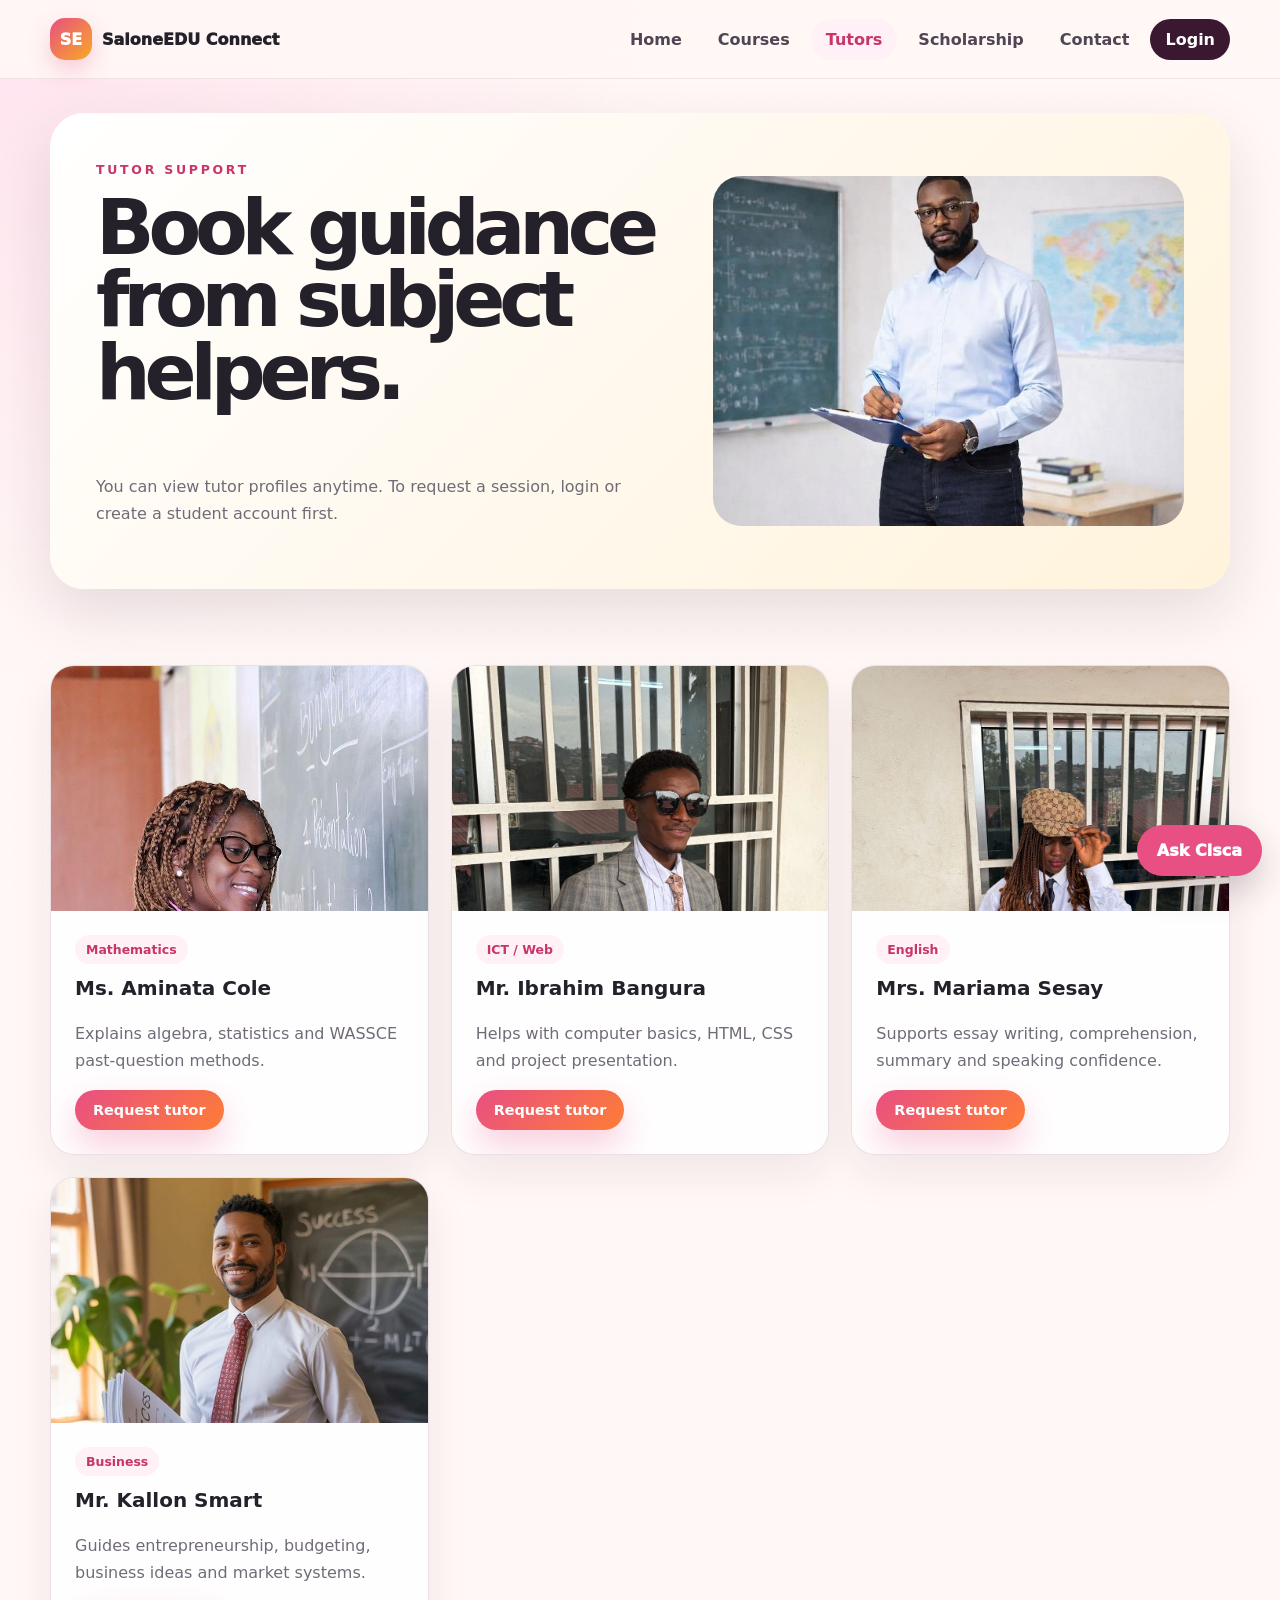
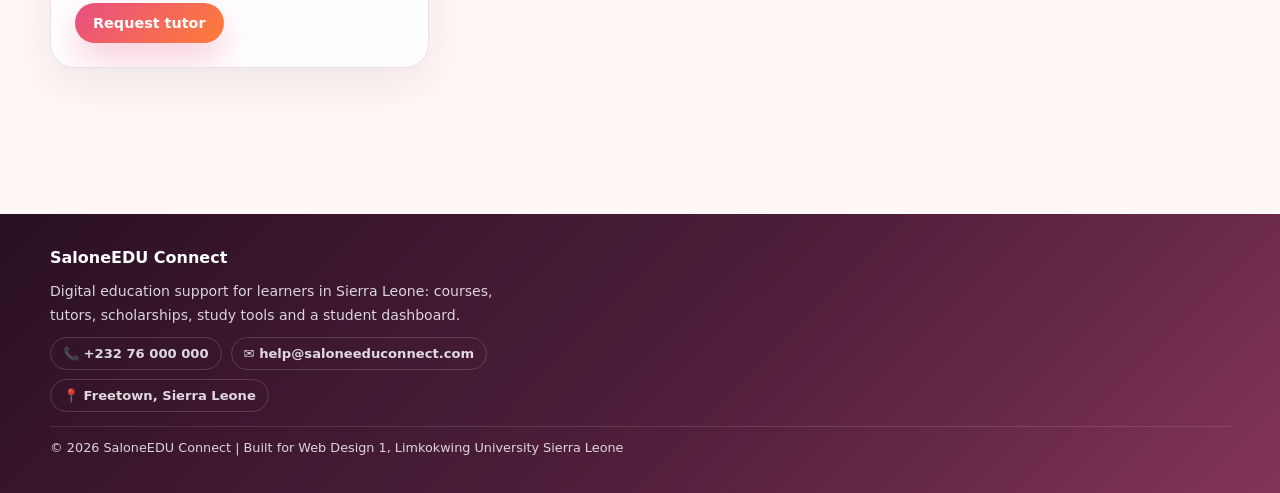
<file: tutors.html>
<!DOCTYPE html>
<html lang="en">
 <head>
  <meta charset="utf-8"/>
  <meta content="width=device-width, initial-scale=1.0" name="viewport"/>
  <title>
   Tutors | SaloneEDU Connect
  </title>
  <link href="css/style.css" rel="stylesheet"/>
 </head>
 <body data-page="tutors">
  <header class="site-header">
   <a aria-label="SaloneEDU Connect Home" class="brand" href="index.html">
    <span class="brand-mark">
     SE
    </span>
    <span>
     SaloneEDU Connect
    </span>
   </a>
   <button aria-label="Open menu" class="menu-toggle">
    ☰
   </button>
   <nav aria-label="Main navigation" class="main-nav">
    <a href="index.html">
     Home
    </a>
    <a href="courses.html">
     Courses
    </a>
    <a class="active" href="tutors.html">
     Tutors
    </a>
    <a href="scholarship.html">
     Scholarship
    </a>
    <a href="contact.html">
     Contact
    </a>
    <a class="nav-pill auth-link" href="auth.html">
     Login
    </a>
    <a class="nav-pill dashboard-link" href="dashboard.html">
     Dashboard
    </a>
    <button class="nav-pill logout-link" type="button">
     Logout
    </button>
   </nav>
  </header>
  <main>
   <section class="page-hero tutor-hero">
    <div>
     <p class="eyebrow">
      Tutor support
     </p>
     <h1>
      Book guidance from subject helpers.
     </h1>
     <p>
      You can view tutor profiles anytime. To request a session, login or create a student account first.
     </p>
    </div>
    <img alt="Tutor in classroom" src="assets/images/teacher-male-classroom.jpg"/>
   </section>
   <section class="tutor-grid section-pad">
    <article class="tutor-card">
     <img alt="Female mathematics tutor" src="assets/images/teacher-female-board.jpg"/>
     <div>
      <span class="tag">
       Mathematics
      </span>
      <h3>
       Ms. Aminata Cole
      </h3>
      <p>
       Explains algebra, statistics and WASSCE past-question methods.
      </p>
      <button class="btn btn-primary small-btn" data-request-tutor="Ms. Aminata Cole - Mathematics">
       Request tutor
      </button>
     </div>
    </article>
    <article class="tutor-card">
     <img alt="Male ICT tutor" src="assets/images/male-tutor-tablet.jpg"/>
     <div>
      <span class="tag">
       ICT / Web
      </span>
      <h3>
       Mr. Ibrahim Bangura
      </h3>
      <p>
       Helps with computer basics, HTML, CSS and project presentation.
      </p>
      <button class="btn btn-primary small-btn" data-request-tutor="Mr. Ibrahim Bangura - ICT/Web">
       Request tutor
      </button>
     </div>
    </article>
    <article class="tutor-card">
     <img alt="Female English tutor" src="assets/images/female-tutor-folder.jpg"/>
     <div>
      <span class="tag">
       English
      </span>
      <h3>
       Mrs. Mariama Sesay
      </h3>
      <p>
       Supports essay writing, comprehension, summary and speaking confidence.
      </p>
      <button class="btn btn-primary small-btn" data-request-tutor="Mrs. Mariama Sesay - English">
       Request tutor
      </button>
     </div>
    </article>
    <article class="tutor-card">
     <img alt="Business tutor" src="assets/images/success-teacher.jpg"/>
     <div>
      <span class="tag">
       Business
      </span>
      <h3>
       Mr. Kallon Smart
      </h3>
      <p>
       Guides entrepreneurship, budgeting, business ideas and market systems.
      </p>
      <button class="btn btn-primary small-btn" data-request-tutor="Mr. Kallon Smart - Business">
       Request tutor
      </button>
     </div>
    </article>
   </section>
  </main>
  <footer class="site-footer compact-footer">
   <div class="footer-main">
    <h3>
     SaloneEDU Connect
    </h3>
    <p>
     Digital education support for learners in Sierra Leone: courses, tutors, scholarships, study tools and a student dashboard.
    </p>
    <div class="footer-contact">
     <span>📞 +232 76 000 000</span>
     <span>✉️ help@saloneeduconnect.com</span>
     <span>📍 Freetown, Sierra Leone</span>
    </div>
   </div>

   <p class="copyright">
    © 2026 SaloneEDU Connect | Built for Web Design 1, Limkokwing University Sierra Leone
   </p>
  </footer>
  <button class="chat-fab" data-open-chat="">
   Ask Cisca
  </button>
  <div class="chat-box" data-chat-box="">
   <div class="chat-head">
    <strong>
     Ask Cisca
    </strong>
    <button data-close-chat="">
     ×
    </button>
   </div>
   <p>
    Choose a tutor by the subject you are struggling with, then login to request.
   </p>
   <button onclick="location.href='auth.html'">
    Login / Register
   </button>
  </div>
  <div class="toast" data-toast="">
  </div>
  <script src="js/script.js">
  </script>
 </body>
</html>
</file>
<file: css/style.css>
/* =========================================================
   SALONEEDU CONNECT - MAIN STYLESHEET
   Sections:
   1. Design Tokens
   2. Reset & Base
   3. Header / Navigation
   4. Home Page
   5. Cards, Courses, Tutors and Scholarships
   6. Forms, Auth and Dashboard
   7. Footer, Floating Widgets and Toasts
   8. Responsive Design
========================================================= */

/* ---------- 1. Design Tokens ---------- */
:root {
  --bg: #fff8f6;
  --surface: #ffffff;
  --surface-soft: #fff0f4;
  --text: #24212a;
  --muted: #716b78;
  --line: #eadce2;
  --pink: #e84f83;
  --pink-dark: #c9346b;
  --gold: #f8aa24;
  --orange: #ff7d36;
  --plum: #3a1930;
  --cream: #fff5df;
  --shadow: 0 24px 60px rgba(58, 25, 48, 0.12);
  --radius-xl: 34px;
  --radius-lg: 24px;
  --radius-md: 16px;
  --max-width: 1180px;
}

/* ---------- 2. Reset & Base ---------- */
* {
  box-sizing: border-box;
}

html {
  scroll-behavior: smooth;
}

body {
  margin: 0;
  font-family: Inter, system-ui, -apple-system, BlinkMacSystemFont, "Segoe UI", sans-serif;
  background: radial-gradient(circle at top left, #ffe3ee 0, transparent 28%), var(--bg);
  color: var(--text);
}

body::before {
  content: "";
  position: fixed;
  inset: 0;
  pointer-events: none;
  background-image: radial-gradient(rgba(232, 79, 131, 0.10) 1px, transparent 1px);
  background-size: 28px 28px;
  opacity: 0.35;
  z-index: -1;
}

a {
  color: inherit;
  text-decoration: none;
}

img {
  display: block;
  width: 100%;
  height: auto;
}

button,
input,
select,
textarea {
  font: inherit;
}

button {
  cursor: pointer;
}

main {
  overflow: hidden;
}

.section-pad {
  width: min(var(--max-width), calc(100% - 34px));
  margin: 0 auto;
  padding: 76px 0;
}

.small-pad {
  padding-bottom: 28px;
}

.topless {
  padding-top: 10px;
}

.eyebrow {
  margin: 0 0 12px;
  color: var(--pink-dark);
  font-size: 0.78rem;
  font-weight: 900;
  letter-spacing: 0.22em;
  text-transform: uppercase;
}

h1,
h2,
h3,
p {
  margin-top: 0;
}

h1 {
  font-size: clamp(2.6rem, 6vw, 5.8rem);
  line-height: 0.94;
  letter-spacing: -0.08em;
}

h2 {
  font-size: clamp(2rem, 4vw, 3.4rem);
  line-height: 1;
  letter-spacing: -0.055em;
}

h3 {
  font-size: 1.25rem;
}

p {
  color: var(--muted);
  line-height: 1.7;
}

.btn {
  display: inline-flex;
  align-items: center;
  justify-content: center;
  min-height: 48px;
  padding: 0 22px;
  border: 0;
  border-radius: 999px;
  font-weight: 900;
  transition: transform 0.25s ease, box-shadow 0.25s ease, background 0.25s ease;
}

.btn:hover {
  transform: translateY(-3px);
}

.btn-primary {
  color: #fff;
  background: linear-gradient(135deg, var(--pink), var(--orange));
  box-shadow: 0 16px 34px rgba(232, 79, 131, 0.28);
}

.btn-soft {
  color: var(--plum);
  background: var(--cream);
  border: 1px solid #ffdf98;
}

.btn-light {
  color: var(--plum);
  background: #fff;
}

.small-btn {
  min-height: 40px;
  padding-inline: 18px;
  font-size: 0.9rem;
}

/* ---------- 3. Header / Navigation ---------- */
.site-header {
  position: sticky;
  top: 0;
  z-index: 30;
  display: flex;
  align-items: center;
  justify-content: space-between;
  gap: 18px;
  padding: 18px max(18px, calc((100vw - var(--max-width)) / 2));
  background: rgba(255, 248, 246, 0.90);
  backdrop-filter: blur(18px);
  border-bottom: 1px solid rgba(234, 220, 226, 0.75);
}

.brand {
  display: inline-flex;
  align-items: center;
  gap: 10px;
  font-weight: 950;
}

.brand-mark {
  display: inline-grid;
  width: 42px;
  height: 42px;
  place-items: center;
  color: #fff;
  background: linear-gradient(135deg, var(--pink), var(--gold));
  border-radius: 15px;
  box-shadow: 0 10px 22px rgba(232, 79, 131, 0.25);
}

.main-nav {
  display: flex;
  align-items: center;
  gap: 6px;
}

.main-nav a {
  padding: 11px 15px;
  border-radius: 999px;
  color: #4f4555;
  font-weight: 850;
}

.main-nav a:hover,
.main-nav a.active {
  color: var(--pink-dark);
  background: #fff1f5;
}

.main-nav .nav-pill {
  color: #fff;
  background: var(--plum);
}

.main-nav .nav-pill:hover {
  color: #fff;
  background: var(--pink-dark);
}

.main-nav .logout-link {
  border: 0;
  color: #fff;
  background: linear-gradient(135deg, var(--pink), var(--gold));
  cursor: pointer;
  font: inherit;
  padding: 11px 15px;
  border-radius: 999px;
  font-weight: 850;
}

.main-nav .logout-link:hover {
  background: linear-gradient(135deg, var(--pink-dark), var(--orange));
}


.menu-toggle {
  display: none;
  border: 0;
  background: var(--surface);
  border-radius: 12px;
  padding: 8px 12px;
  font-size: 1.3rem;
}

/* ---------- 4. Home Page ---------- */
.hero-section {
  display: grid;
  grid-template-columns: 1.05fr 0.95fr;
  gap: 48px;
  width: min(var(--max-width), calc(100% - 34px));
  margin: 34px auto 0;
  padding: 56px;
  border-radius: var(--radius-xl);
  background: linear-gradient(135deg, #fff 0%, #fff0f5 58%, #ffe8cb 100%);
  box-shadow: var(--shadow);
  position: relative;
}

.hero-section::after {
  content: "";
  position: absolute;
  right: 8%;
  bottom: -28px;
  width: 140px;
  height: 140px;
  background: radial-gradient(circle, rgba(248, 170, 36, 0.35), transparent 70%);
  border-radius: 50%;
}

.hero-text {
  max-width: 620px;
  font-size: 1.08rem;
}

.hero-search {
  display: flex;
  width: min(100%, 620px);
  padding: 8px;
  margin: 28px 0 22px;
  background: #fff;
  border: 1px solid var(--line);
  border-radius: 999px;
  box-shadow: 0 18px 40px rgba(58, 25, 48, 0.08);
}

.hero-search input {
  flex: 1;
  min-width: 0;
  padding: 0 18px;
  border: 0;
  outline: 0;
  background: transparent;
}

.hero-search button {
  min-width: 120px;
  border: 0;
  color: #fff;
  background: linear-gradient(135deg, var(--pink), var(--gold));
  border-radius: 999px;
  font-weight: 900;
}

.hero-actions {
  display: flex;
  flex-wrap: wrap;
  gap: 12px;
}

.hero-media {
  min-height: 520px;
  position: relative;
}

.hero-photo {
  overflow: hidden;
  border: 10px solid rgba(255, 255, 255, 0.9);
  border-radius: 34px;
  box-shadow: var(--shadow);
}

.hero-photo img {
  height: 100%;
  object-fit: cover;
}

.main-photo {
  position: absolute;
  inset: 24px 38px 38px 64px;
}

.small-photo {
  position: absolute;
  width: 185px;
  height: 220px;
}

.top-card {
  top: 0;
  left: 0;
}

.bottom-card {
  right: 0;
  bottom: 0;
}

.floating-badge {
  position: absolute;
  right: 24px;
  top: 35px;
  padding: 16px 20px;
  color: var(--plum);
  background: #fff;
  border-radius: 999px;
  font-weight: 900;
  box-shadow: 0 14px 34px rgba(58, 25, 48, 0.14);
}

.quick-services {
  display: grid;
  grid-template-columns: repeat(4, 1fr);
  gap: 18px;
  margin-top: 16px;
}

.service-card,
.course-card,
.tutor-card,
.scholarship-card,
.dash-card,
.contact-card,
.form-card {
  background: rgba(255, 255, 255, 0.82);
  border: 1px solid rgba(234, 220, 226, 0.9);
  border-radius: var(--radius-lg);
  box-shadow: 0 18px 44px rgba(58, 25, 48, 0.08);
}

.service-card {
  padding: 28px;
  transition: transform 0.25s ease, box-shadow 0.25s ease;
}

.service-card:hover,
.course-card:hover,
.tutor-card:hover,
.scholarship-card:hover {
  transform: translateY(-8px);
  box-shadow: 0 24px 54px rgba(58, 25, 48, 0.13);
}

.service-icon {
  display: inline-grid;
  width: 54px;
  height: 54px;
  place-items: center;
  margin-bottom: 18px;
  background: #fff1f5;
  border-radius: 17px;
  font-size: 1.55rem;
}

.service-card a,
.row-title a,
.dash-card a {
  color: var(--pink-dark);
  font-weight: 900;
}

.split-section {
  display: grid;
  grid-template-columns: 0.95fr 1.05fr;
  gap: 58px;
  align-items: center;
}

.image-stack {
  min-height: 470px;
  position: relative;
}

.stack-img {
  position: absolute;
  object-fit: cover;
  border-radius: 34px;
  box-shadow: var(--shadow);
}

.stack-img.large {
  left: 0;
  top: 0;
  width: 72%;
  height: 430px;
}

.stack-img.small {
  right: 0;
  bottom: 0;
  width: 48%;
  height: 285px;
  border: 8px solid #fff;
}

.mini-list {
  display: grid;
  gap: 10px;
  margin: 22px 0;
  color: var(--plum);
  font-weight: 850;
}

.row-title {
  display: flex;
  align-items: end;
  justify-content: space-between;
  gap: 20px;
}

.learning-slider {
  width: min(1220px, calc(100% - 34px));
}

.slider-shell {
  position: relative;
  overflow: hidden;
  min-height: 470px;
  border-radius: 42px;
  background: linear-gradient(135deg, #3a1930, #e84f83 55%, #f8aa24);
  box-shadow: var(--shadow);
}

.slider-track {
  position: relative;
  min-height: 470px;
}

.slide {
  position: absolute;
  inset: 0;
  display: grid;
  grid-template-columns: 1.05fr 0.95fr;
  gap: 34px;
  align-items: center;
  padding: 64px 86px;
  opacity: 0;
  transform: translateX(26px);
  transition: opacity 0.5s ease, transform 0.5s ease;
}

.slide.active {
  opacity: 1;
  transform: translateX(0);
}

.slide h2,
.slide p,
.slide .eyebrow {
  color: #fff;
}

.slide h2 {
  max-width: 650px;
}

.slide p {
  max-width: 620px;
  color: rgba(255, 255, 255, 0.82);
}

.slide img {
  height: 330px;
  object-fit: cover;
  border-radius: 30px;
  border: 8px solid rgba(255, 255, 255, 0.35);
}

.slider-arrow {
  position: absolute;
  top: 50%;
  z-index: 3;
  display: grid;
  width: 54px;
  height: 54px;
  place-items: center;
  border: 1px solid rgba(255, 255, 255, 0.35);
  color: #fff;
  background: rgba(255, 255, 255, 0.16);
  border-radius: 50%;
  font-size: 2rem;
  transform: translateY(-50%);
  backdrop-filter: blur(10px);
}

.slider-arrow.left {
  left: 22px;
}

.slider-arrow.right {
  right: 22px;
}

.slider-dots {
  position: absolute;
  left: 50%;
  bottom: 24px;
  display: flex;
  gap: 9px;
  transform: translateX(-50%);
}

.slider-dots button {
  width: 11px;
  height: 11px;
  padding: 0;
  border: 0;
  border-radius: 50%;
  background: rgba(255, 255, 255, 0.55);
}

.slider-dots button.active {
  width: 30px;
  border-radius: 999px;
  background: var(--gold);
}

.numbers-strip {
  display: grid;
  grid-template-columns: repeat(4, 1fr);
  gap: 1px;
  width: min(var(--max-width), calc(100% - 34px));
  margin: 0 auto 70px;
  overflow: hidden;
  border-radius: 28px;
  box-shadow: var(--shadow);
}

.numbers-strip div {
  padding: 28px;
  text-align: center;
  background: var(--plum);
}

.numbers-strip strong {
  display: block;
  color: var(--gold);
  font-size: 2.2rem;
}

.numbers-strip span {
  color: rgba(255, 255, 255, 0.76);
}

/* ---------- 5. Cards, Courses, Tutors and Scholarships ---------- */
.page-hero {
  display: grid;
  grid-template-columns: 1.1fr 0.9fr;
  gap: 42px;
  align-items: center;
  width: min(var(--max-width), calc(100% - 34px));
  margin: 34px auto 0;
  padding: 46px;
  border-radius: var(--radius-xl);
  background: #fff;
  box-shadow: var(--shadow);
}

.page-hero img {
  height: 320px;
  object-fit: cover;
  border-radius: 28px;
}

.soft-hero {
  background: linear-gradient(135deg, #fff, #fff1f5);
}

.tutor-hero {
  background: linear-gradient(135deg, #fff, #fff3dc);
}

.scholarship-hero {
  background: linear-gradient(135deg, #fff, #ffeef6);
}

.filter-bar {
  display: flex;
  align-items: center;
  gap: 16px;
}

.filter-bar input {
  flex: 1;
  height: 52px;
  padding: 0 18px;
  border: 1px solid var(--line);
  border-radius: 999px;
  outline: none;
  background: #fff;
}

.filter-chips {
  display: flex;
  flex-wrap: wrap;
  gap: 10px;
}

.filter-chips button {
  border: 0;
  padding: 12px 17px;
  border-radius: 999px;
  background: #fff;
  font-weight: 850;
}

.filter-chips button.active {
  color: #fff;
  background: var(--pink);
}

.course-grid,
.tutor-grid,
.scholarship-grid {
  display: grid;
  grid-template-columns: repeat(3, 1fr);
  gap: 22px;
}

.compact-grid {
  padding-top: 25px;
}

.course-card,
.tutor-card {
  overflow: hidden;
  transition: transform 0.25s ease, box-shadow 0.25s ease;
}

.course-card img,
.tutor-card img {
  height: 220px;
  object-fit: cover;
}

.course-card > div,
.tutor-card > div {
  padding: 24px;
}

.tag,
.status {
  display: inline-flex;
  margin-bottom: 12px;
  padding: 7px 11px;
  border-radius: 999px;
  font-size: 0.78rem;
  font-weight: 900;
}

.tag {
  color: var(--pink-dark);
  background: #fff1f5;
}

.resource-list,
.scholarship-card ul {
  margin: 15px 0 20px;
  padding-left: 18px;
  color: var(--muted);
}

.scholarship-card {
  padding: 28px;
  transition: transform 0.25s ease, box-shadow 0.25s ease;
}

.status.open {
  color: #0e7a42;
  background: #e7fff1;
}

.status.soon {
  color: #9b5d00;
  background: #fff5d8;
}

/* ---------- 6. Forms, Auth and Dashboard ---------- */
.form-layout,
.contact-layout {
  display: grid;
  grid-template-columns: 0.85fr 1.15fr;
  gap: 28px;
  align-items: start;
}

.form-intro,
.contact-card {
  padding: 34px;
}

.form-card {
  padding: 34px;
}

label {
  display: grid;
  gap: 9px;
  margin-bottom: 18px;
  color: var(--text);
  font-weight: 850;
}

input,
select,
textarea {
  width: 100%;
  border: 1px solid var(--line);
  border-radius: 15px;
  outline: none;
  background: rgba(255, 255, 255, 0.76);
  color: var(--text);
}

input,
select {
  height: 52px;
  padding: 0 16px;
}

textarea {
  min-height: 150px;
  padding: 16px;
  resize: vertical;
}


::placeholder {
  color: rgba(113, 107, 120, 0.46);
  font-weight: 500;
}

select:invalid,
select option[value=""] {
  color: rgba(113, 107, 120, 0.54);
  font-weight: 500;
}

select option {
  color: var(--text);
}


.checklist,
.auth-points {
  display: grid;
  gap: 12px;
  margin-top: 22px;
}

.checklist span,
.auth-points span {
  padding: 14px 16px;
  border: 1px solid rgba(255, 255, 255, 0.28);
  border-radius: 16px;
  background: rgba(255, 255, 255, 0.12);
}

.auth-body {
  background: linear-gradient(135deg, #fff8f6, #fff0f5);
}

.auth-header {
  position: static;
}

.auth-main {
  display: grid;
  grid-template-columns: 0.9fr 1.1fr;
  gap: 34px;
  width: min(1060px, calc(100% - 34px));
  margin: 48px auto;
}

.auth-visual {
  padding: 48px;
  color: #fff;
  background: radial-gradient(circle at top right, rgba(248, 170, 36, 0.5), transparent 26%), linear-gradient(135deg, var(--plum), var(--pink-dark));
  border-radius: var(--radius-xl);
  box-shadow: var(--shadow);
}

.auth-visual h1,
.auth-visual p,
.auth-visual .eyebrow {
  color: #fff;
}

.auth-panel {
  padding: 28px;
  background: rgba(255, 255, 255, 0.78);
  border: 1px solid var(--line);
  border-radius: var(--radius-xl);
  box-shadow: var(--shadow);
}

.auth-tabs {
  display: grid;
  grid-template-columns: 1fr 1fr;
  gap: 8px;
  padding: 7px;
  margin-bottom: 24px;
  background: #fff1f5;
  border-radius: 999px;
}

.auth-tabs button {
  border: 0;
  padding: 12px;
  border-radius: 999px;
  background: transparent;
  font-weight: 900;
}

.auth-tabs button.active {
  background: #fff;
  box-shadow: 0 8px 20px rgba(58, 25, 48, 0.08);
}

.auth-form {
  display: none;
}

.auth-form.active {
  display: block;
}

.two-col {
  display: grid;
  grid-template-columns: 1fr 1fr;
  gap: 14px;
}

.form-row {
  display: flex;
  justify-content: space-between;
  gap: 12px;
  margin-bottom: 18px;
}

.check {
  display: inline-flex;
  align-items: center;
  gap: 8px;
  margin: 0;
  font-weight: 600;
}

.check input {
  width: auto;
  height: auto;
}

.switch-note a,
.form-row a {
  color: var(--pink-dark);
  font-weight: 900;
}

.dashboard-hero {
  display: flex;
  align-items: center;
  justify-content: space-between;
  gap: 24px;
  width: min(var(--max-width), calc(100% - 34px));
  margin: 34px auto 0;
  padding: 44px;
  color: #fff;
  background: linear-gradient(135deg, var(--plum), var(--pink));
  border-radius: var(--radius-xl);
  box-shadow: var(--shadow);
}

.dashboard-hero p,
.dashboard-hero .eyebrow {
  color: rgba(255, 255, 255, 0.82);
}

.progress-ring {
  display: grid;
  width: 142px;
  height: 142px;
  place-items: center;
  text-align: center;
  background: conic-gradient(var(--gold) 0 72%, rgba(255,255,255,0.2) 72% 100%);
  border-radius: 50%;
}

.progress-ring strong {
  font-size: 2rem;
}

.dashboard-grid {
  display: grid;
  grid-template-columns: repeat(3, 1fr);
  gap: 22px;
}

.dash-card {
  padding: 26px;
}

.dash-card.highlight {
  background: linear-gradient(135deg, #fff, #fff0f5);
}

.dash-card.wide {
  grid-column: span 2;
}

.dash-card ul {
  padding-left: 18px;
  color: var(--muted);
}

.timetable {
  display: grid;
  grid-template-columns: repeat(5, 1fr);
  gap: 10px;
}

.timetable span {
  padding: 14px;
  background: #fff1f5;
  border-radius: 14px;
  font-weight: 850;
}

.contact-layout {
  grid-template-columns: 1fr 0.8fr;
}

.contact-note {
  padding: 18px;
  border-left: 5px solid var(--pink);
  background: #fff1f5;
  border-radius: 16px;
}

/* ---------- 7. Footer, Floating Widgets and Toasts ---------- */
.site-footer {
  display: grid;
  grid-template-columns: 1fr auto;
  gap: 14px 22px;
  align-items: center;
  width: min(var(--max-width), calc(100% - 34px));
  margin: 26px auto 20px;
  padding: 18px 24px;
  color: #fff;
  background: linear-gradient(135deg, var(--plum), #67284b);
  border-radius: 22px;
  box-shadow: 0 18px 38px rgba(58, 25, 48, 0.16);
}

.site-footer p,
.site-footer a {
  color: rgba(255, 255, 255, 0.82);
}

.site-footer h3 {
  margin: 0 0 3px;
  font-size: 1rem;
}

.footer-main p {
  margin: 0;
  font-size: 0.88rem;
}

.footer-links {
  display: flex;
  flex-wrap: wrap;
  justify-content: flex-end;
  gap: 12px;
  font-size: 0.88rem;
  font-weight: 850;
}

.footer-links a:hover {
  color: #fff;
  text-decoration: underline;
  text-underline-offset: 5px;
}

.copyright {
  grid-column: 1 / -1;
  margin: 0;
  padding-top: 10px;
  border-top: 1px solid rgba(255, 255, 255, 0.12);
  text-align: center;
  font-size: 0.8rem;
}

.compact-footer {
  margin-top: 28px;
}

.quiz-fab,
.chat-fab {
  position: fixed;
  z-index: 40;
  right: 18px;
  border: 0;
  color: #fff;
  border-radius: 999px;
  box-shadow: 0 14px 34px rgba(58, 25, 48, 0.22);
  font-weight: 950;
}

.quiz-fab {
  bottom: 86px;
  padding: 15px 18px;
  background: var(--gold);
}

.chat-fab {
  bottom: 24px;
  padding: 16px 20px;
  background: var(--pink);
}

.chat-box {
  position: fixed;
  right: 18px;
  bottom: 92px;
  z-index: 50;
  display: none;
  width: min(320px, calc(100% - 36px));
  padding: 18px;
  background: #fff;
  border: 1px solid var(--line);
  border-radius: 24px;
  box-shadow: var(--shadow);
}

.chat-box.open {
  display: block;
}

.chat-head {
  display: flex;
  justify-content: space-between;
  align-items: center;
  margin-bottom: 12px;
}

.chat-head button,
.close-modal {
  border: 0;
  background: #fff1f5;
  border-radius: 10px;
  width: 32px;
  height: 32px;
  font-size: 1.2rem;
}

.chat-box button:not(.chat-head button) {
  display: block;
  width: 100%;
  margin-top: 8px;
  padding: 11px;
  border: 0;
  border-radius: 999px;
  background: #fff1f5;
  color: var(--pink-dark);
  font-weight: 900;
}

.toast {
  position: fixed;
  left: 50%;
  bottom: 24px;
  z-index: 70;
  display: none;
  max-width: min(420px, calc(100% - 30px));
  padding: 14px 18px;
  color: #fff;
  background: var(--plum);
  border-radius: 999px;
  box-shadow: var(--shadow);
  transform: translateX(-50%);
}

.toast.show {
  display: block;
}

.modal {
  position: fixed;
  inset: 0;
  z-index: 60;
  display: none;
  align-items: center;
  justify-content: center;
  padding: 20px;
  background: rgba(36, 33, 42, 0.55);
}

.modal.open {
  display: flex;
}

.modal-card {
  width: min(430px, 100%);
  padding: 28px;
  background: #fff;
  border-radius: 28px;
  box-shadow: var(--shadow);
  position: relative;
}

.close-modal {
  position: absolute;
  right: 18px;
  top: 18px;
}

.quiz-options {
  display: flex;
  flex-wrap: wrap;
  gap: 10px;
}

.quiz-options button {
  padding: 11px 16px;
  border: 0;
  border-radius: 999px;
  background: #fff1f5;
  color: var(--pink-dark);
  font-weight: 900;
}

/* ---------- 8. Responsive Design ---------- */
@media (max-width: 1000px) {
  .hero-section,
  .split-section,
  .page-hero,
  .auth-main,
  .form-layout,
  .contact-layout {
    grid-template-columns: 1fr;
  }

  .quick-services,
  .course-grid,
  .tutor-grid,
  .scholarship-grid,
  .dashboard-grid {
    grid-template-columns: repeat(2, 1fr);
  }

  .hero-media {
    min-height: 430px;
  }

  .slide {
    grid-template-columns: 1fr;
    padding: 54px 70px 80px;
  }

  .slide img {
    height: 220px;
  }

  .numbers-strip {
    grid-template-columns: repeat(2, 1fr);
  }
}

@media (max-width: 760px) {
  h1 {
    font-size: clamp(2.4rem, 12vw, 4.2rem);
  }

  .site-header {
    align-items: flex-start;
  }

  .menu-toggle {
    display: inline-block;
  }

  .main-nav {
    position: absolute;
    top: 76px;
    left: 17px;
    right: 17px;
    display: none;
    flex-direction: column;
    align-items: stretch;
    padding: 14px;
    background: #fff;
    border: 1px solid var(--line);
    border-radius: 20px;
    box-shadow: var(--shadow);
  }

  .main-nav.open,
  .main-nav.always-row {
    display: flex;
  }

  .main-nav.always-row {
    position: static;
    flex-direction: row;
    padding: 0;
    border: 0;
    box-shadow: none;
    background: transparent;
  }

  .main-nav a {
    text-align: center;
  }

  .hero-section {
    padding: 34px 22px;
  }

  .hero-media {
    display: none;
  }

  .quick-services,
  .course-grid,
  .tutor-grid,
  .scholarship-grid,
  .dashboard-grid,
  .numbers-strip {
    grid-template-columns: 1fr;
  }

  .image-stack {
    min-height: auto;
  }

  .stack-img,
  .stack-img.large,
  .stack-img.small {
    position: static;
    width: 100%;
    height: 260px;
    margin-bottom: 16px;
  }

  .row-title,
  .filter-bar,
  .dashboard-hero,
  .site-footer {
    display: block;
  }

  .filter-chips,
  .footer-links {
    margin-top: 12px;
  }

  .slide {
    padding: 42px 48px 80px;
  }

  .slider-arrow {
    width: 44px;
    height: 44px;
  }

  .two-col,
  .timetable {
    grid-template-columns: 1fr;
  }

  .dash-card.wide {
    grid-column: auto;
  }
}


/* ---------- Final image and footer refinements ---------- */
.hero-photo img,
.page-hero img,
.course-card img,
.tutor-card img,
.slide img,
.stack-img {
  object-position: center top;
}

.course-card img,
.tutor-card img {
  height: 245px;
}

.page-hero img {
  height: 350px;
}

.slide img {
  height: 350px;
}

img[src*="teacher-male-classroom"],
img[src*="teacher-female-board"],
img[src*="female-tutor-tablet"],
img[src*="female-tutor-folder"],
img[src*="male-tutor-tablet"],
img[src*="mentor-tablet"],
img[src*="success-teacher"],
img[src*="student-presenting"] {
  object-position: center 12%;
}

.site-footer {
  width: 100%;
  margin: 70px 0 0;
  padding: 34px max(24px, calc((100vw - var(--max-width)) / 2));
  border-radius: 0;
  grid-template-columns: 1.05fr 1fr;
  align-items: start;
  background: linear-gradient(135deg, #2a1023 0%, #501f3b 56%, #823457 100%);
  box-shadow: none;
}

.footer-main {
  display: grid;
  gap: 10px;
}

.footer-main p {
  max-width: 460px;
}

.footer-contact {
  display: flex;
  flex-wrap: wrap;
  gap: 9px;
}

.footer-contact span {
  display: inline-flex;
  align-items: center;
  gap: 6px;
  padding: 8px 12px;
  border: 1px solid rgba(255, 255, 255, 0.16);
  border-radius: 999px;
  color: rgba(255, 255, 255, 0.84);
  font-size: 0.82rem;
  font-weight: 750;
}

.footer-links {
  justify-content: flex-end;
  align-content: start;
  gap: 9px;
}

.footer-links a {
  padding: 9px 13px;
  background: rgba(255, 255, 255, 0.08);
  border: 1px solid rgba(255, 255, 255, 0.12);
  border-radius: 999px;
}

.footer-links a:hover {
  background: rgba(255, 255, 255, 0.16);
  text-decoration: none;
}

.copyright {
  text-align: left;
}

@media (max-width: 760px) {
  .site-footer {
    grid-template-columns: 1fr;
    padding: 30px 22px;
  }

  .footer-links {
    justify-content: flex-start;
  }

  .copyright {
    text-align: left;
  }
}
</file>
